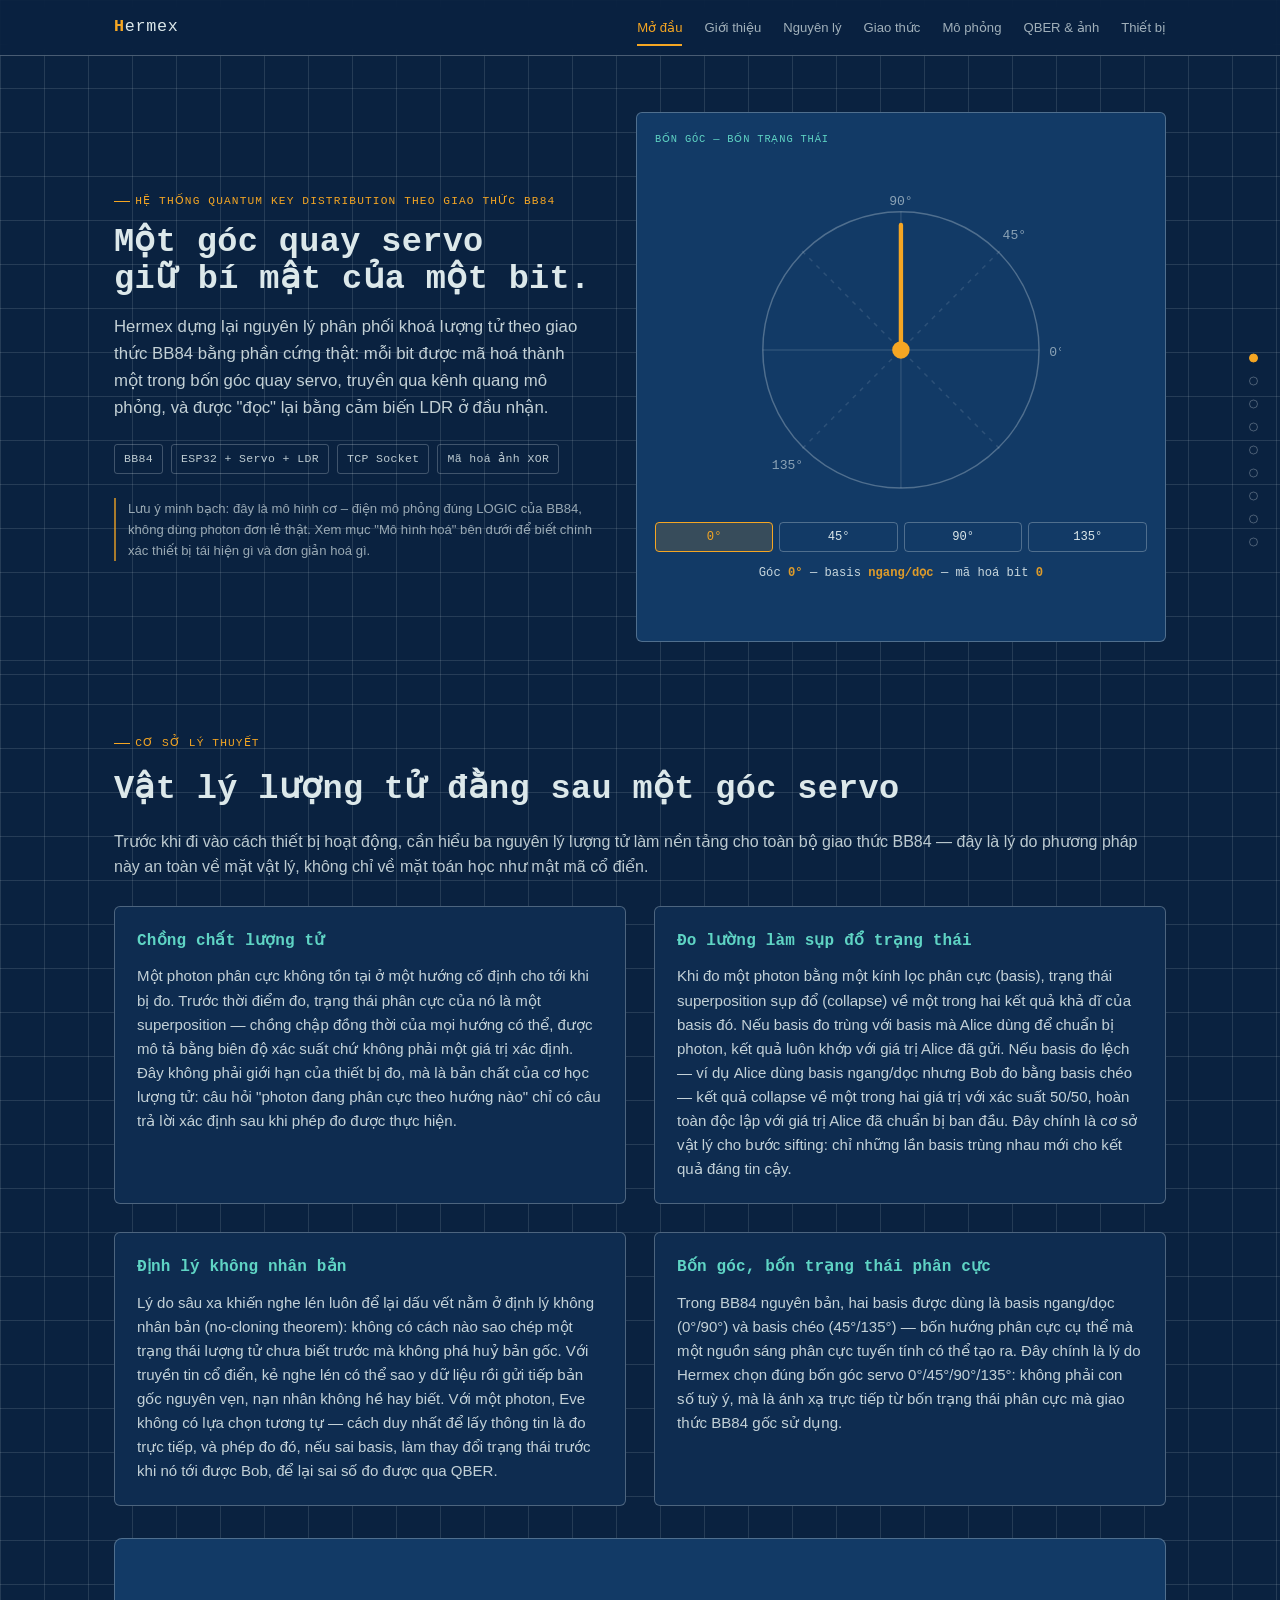
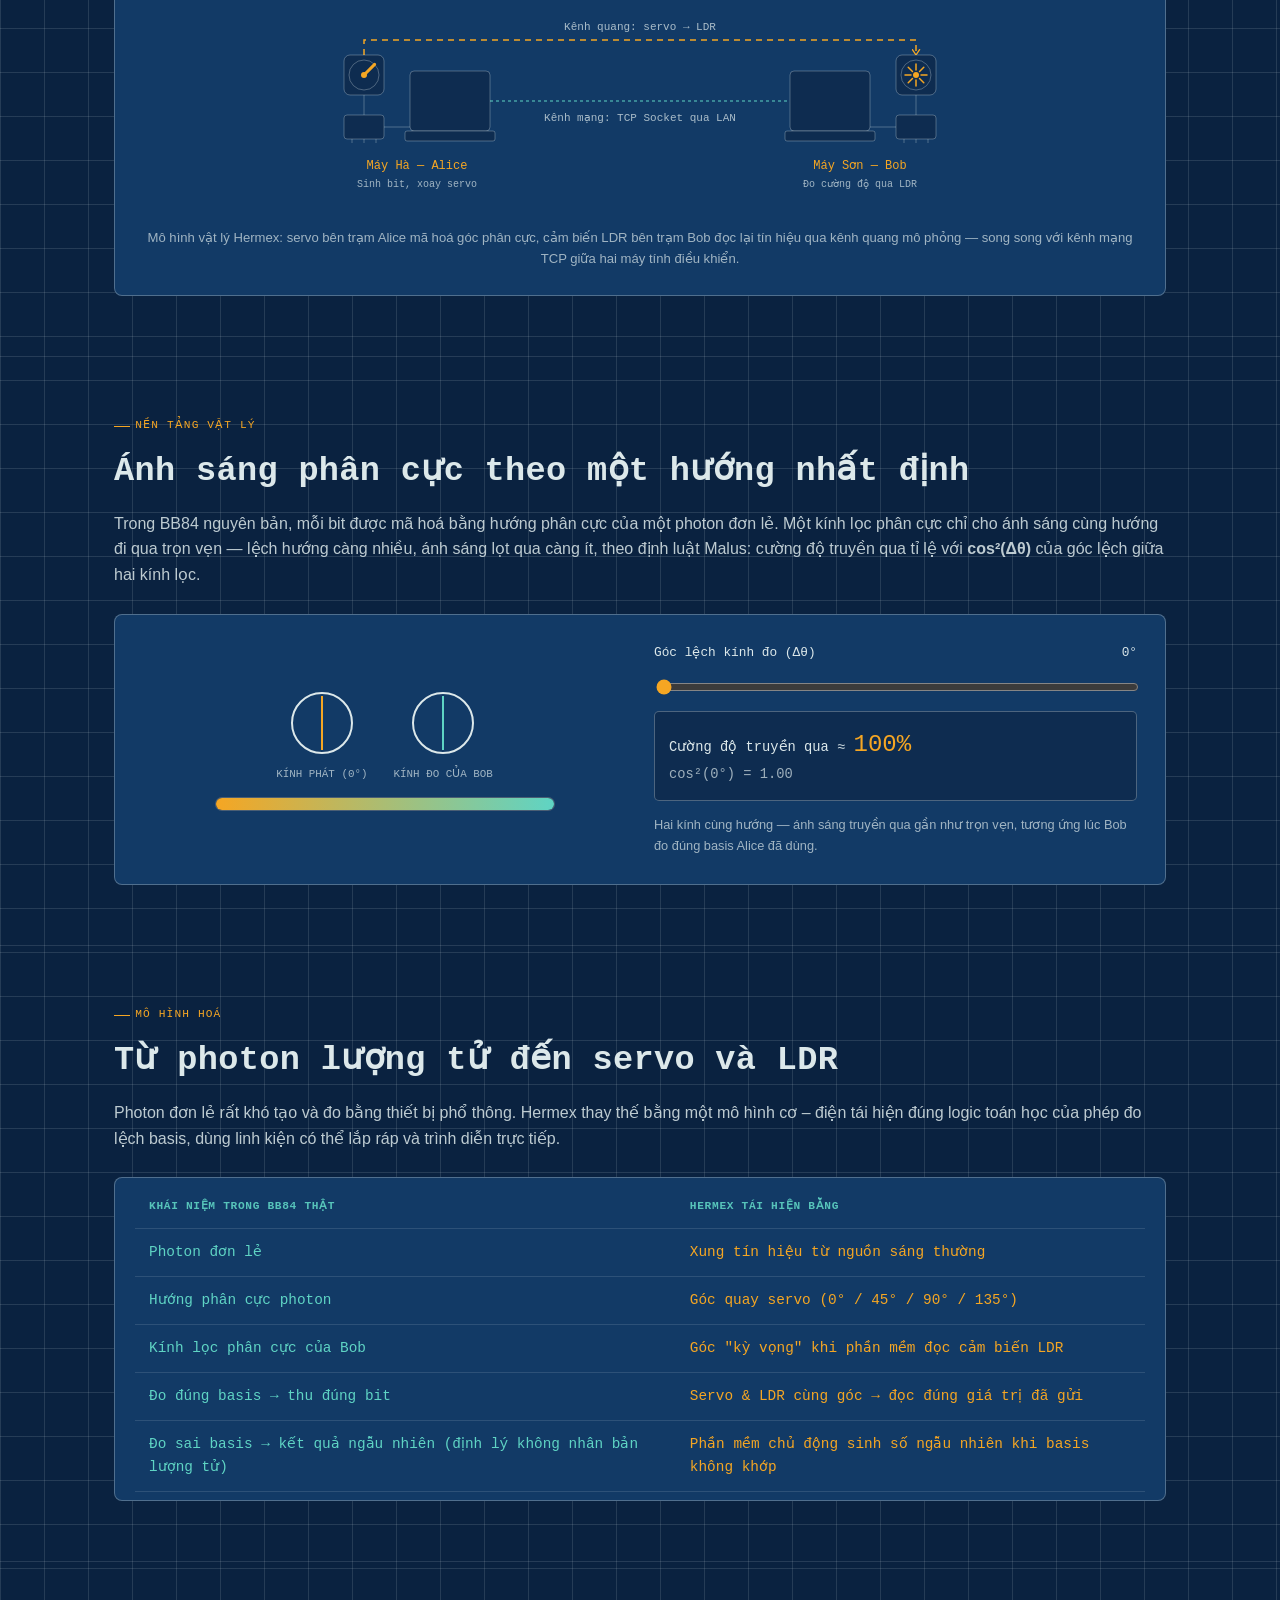
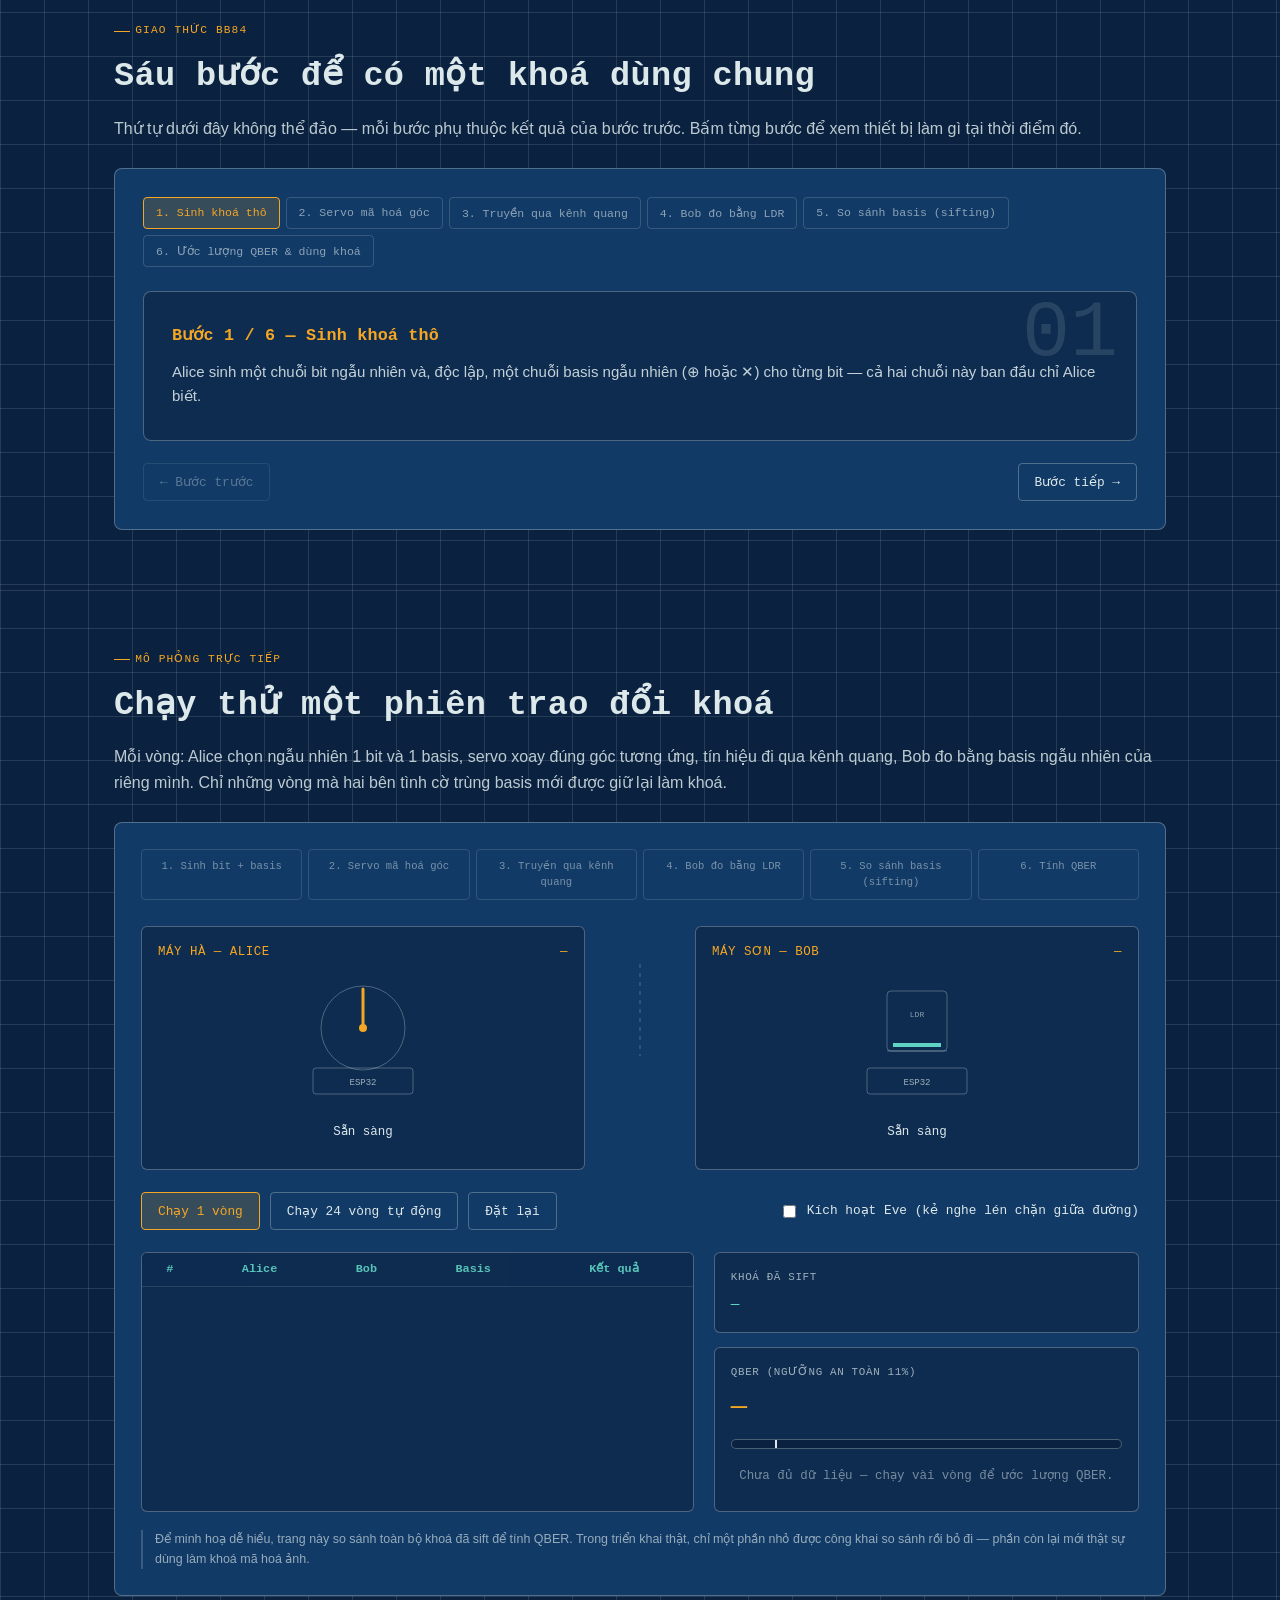
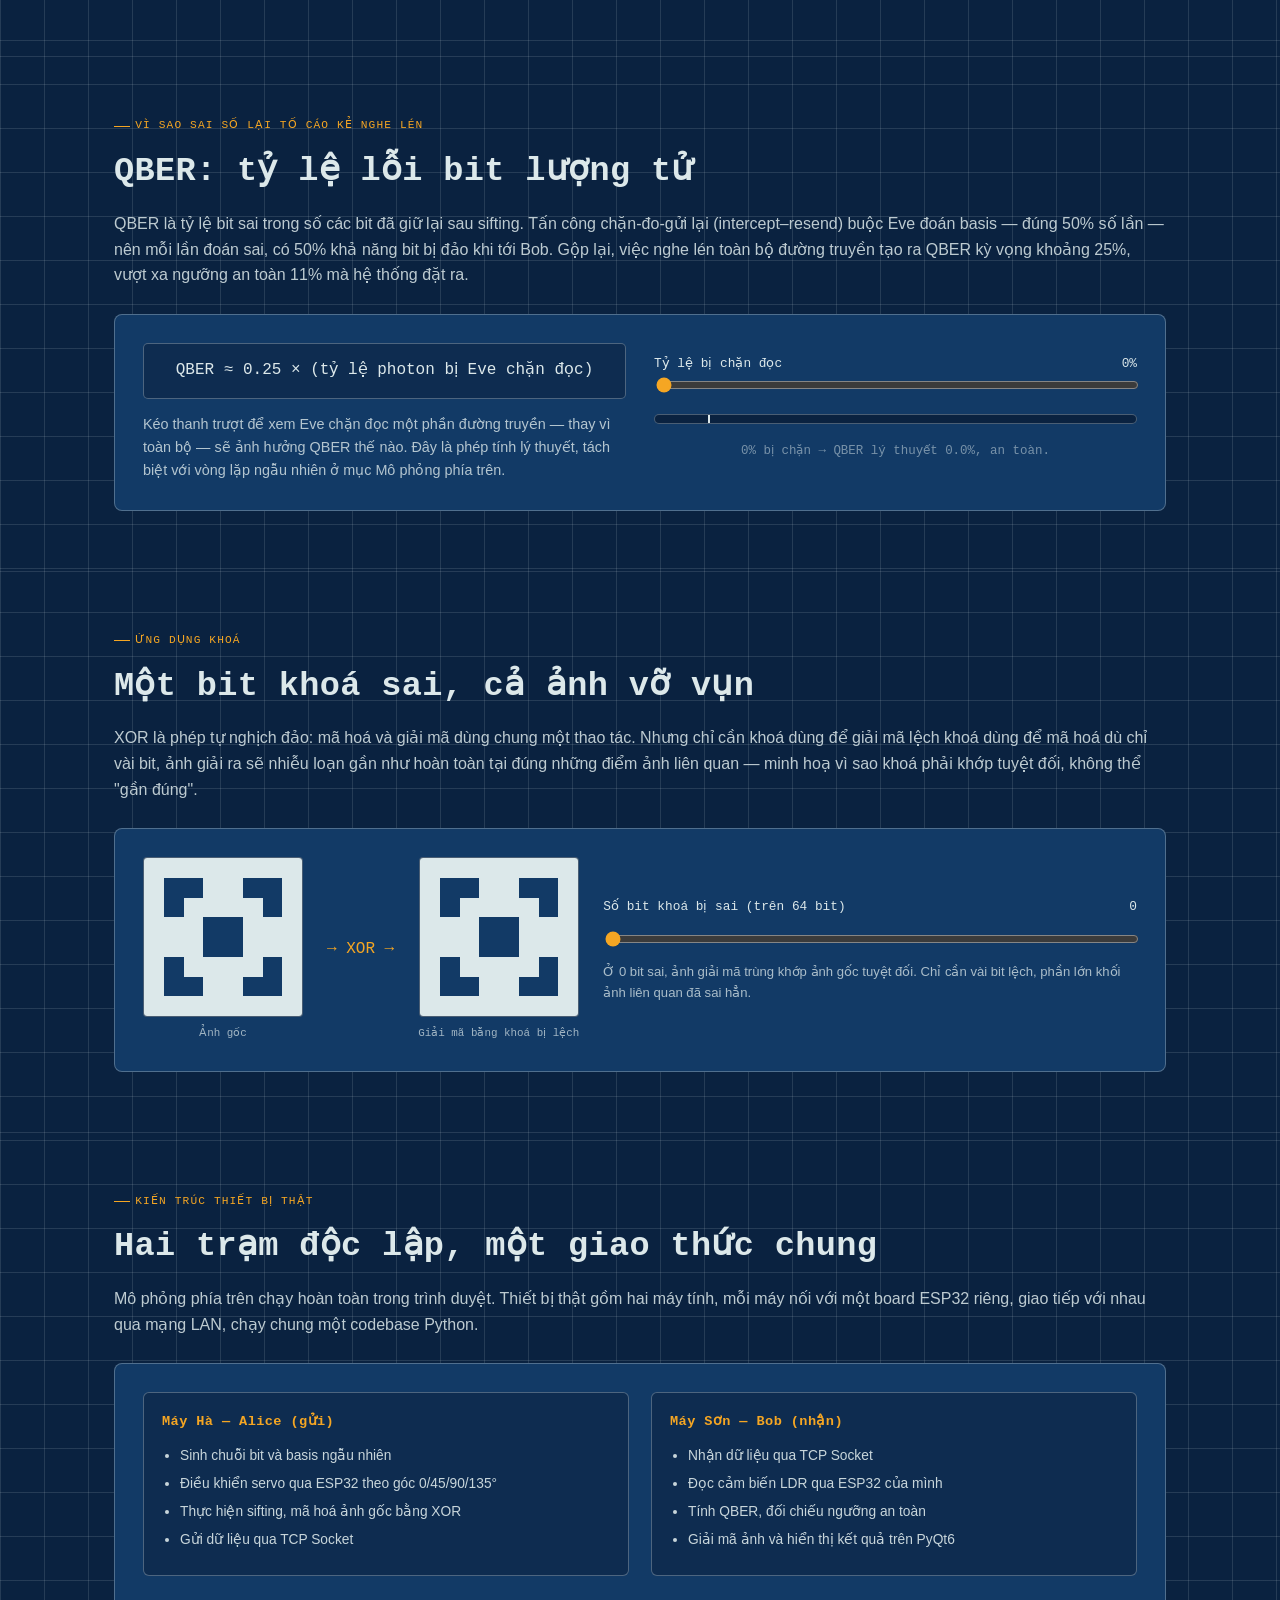
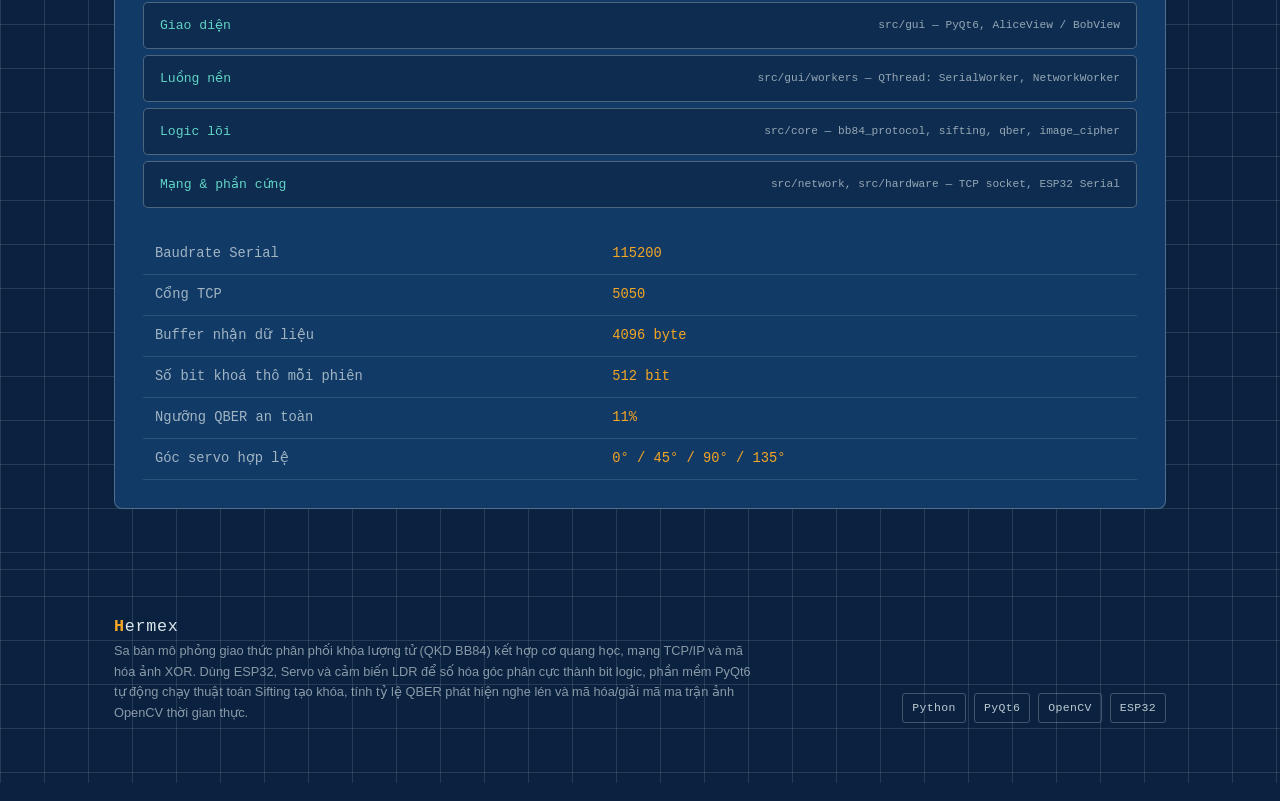
<file: web/index.html>
<!DOCTYPE html>
<html lang="vi">
<head>
<meta charset="UTF-8">
<meta name="viewport" content="width=device-width, initial-scale=1.0">
<title>Hermex — Nguyên lý hoạt động</title>
<link rel="icon" type="image/svg+xml" href="favicon.svg">
<script>
// Chay som nhat co the (truoc khi CSS duoc ap dung) de gan class ngay tu
// dau, tranh tinh trang trang hien kieu desktop roi mot nhip sau moi
// "nhay" sang kieu mobile.
//
// CHI dua vao User-Agent, KHONG dua vao do rong cua so hay kha nang cam
// ung: hai dau hieu do khong dang tin cay trong thuc te (mot cua so
// desktop bi thu nho van co the bao "man hinh hep", va nhieu trinh
// duyet desktop van khai bao co ho tro cham ke ca khi may khong co man
// hinh cam ung that). User-Agent la dau hieu on dinh nhat de phan biet
// dung dien thoai/tablet that voi may tinh.
(function () {
  "use strict";
  var ua = navigator.userAgent;
  var isPhoneUA = /Android.*Mobile|iPhone|iPod|Windows Phone|IEMobile/i.test(ua);
  var isTabletUA = /iPad|Tablet/i.test(ua) || (/Android/i.test(ua) && !/Mobile/i.test(ua));

  if (isPhoneUA || isTabletUA) {
    document.documentElement.classList.add("device-mobile");
  }
})();
</script>
<link rel="stylesheet" href="style.css">
</head>
<body>

<div class="progress" id="progressBar"></div>

<div class="topbar">
  <div class="topbar-inner wrap">
    <div class="word"><b>H</b>ermex</div>
    <nav class="topnav" id="topnav">
      <a href="#hero" data-sec="hero">Mở đầu</a>
      <a href="#intro" data-sec="intro">Giới thiệu</a>
      <a href="#physics" data-sec="physics">Nguyên lý</a>
      <a href="#protocol" data-sec="protocol">Giao thức</a>
      <a href="#sim" data-sec="sim">Mô phỏng</a>
      <a href="#qber" data-sec="qber">QBER &amp; ảnh</a>
      <a href="#arch" data-sec="arch">Thiết bị</a>
    </nav>
    <button class="burger" id="burger" aria-label="Mở menu">MENU</button>
  </div>
</div>

<nav class="dotnav" id="dotnav">
  <a href="#hero" data-sec="hero"><span>Mở đầu</span></a>
  <a href="#intro" data-sec="intro"><span>Giới thiệu</span></a>
  <a href="#physics" data-sec="physics"><span>Nguyên lý</span></a>
  <a href="#model" data-sec="model"><span>Mô hình hoá</span></a>
  <a href="#protocol" data-sec="protocol"><span>Giao thức</span></a>
  <a href="#sim" data-sec="sim"><span>Mô phỏng</span></a>
  <a href="#qber" data-sec="qber"><span>QBER</span></a>
  <a href="#image" data-sec="image"><span>Mã hoá ảnh</span></a>
  <a href="#arch" data-sec="arch"><span>Thiết bị</span></a>
</nav>

<header class="hero" id="hero">
  <div class="wrap hero-grid">
    <div class="reveal">
      <div class="eyebrow">Hệ thống Quantum Key Distribution theo giao thức BB84</div>
      <h1><span class="h1-line">Một góc quay servo</span><br><span class="h1-line">giữ bí mật của một bit.</span></h1>
      <p class="lead">Hermex dựng lại nguyên lý phân phối khoá lượng tử theo giao thức BB84 bằng phần cứng thật: mỗi bit được mã hoá thành một trong bốn góc quay servo, truyền qua kênh quang mô phỏng, và được &quot;đọc&quot; lại bằng cảm biến LDR ở đầu nhận.</p>
      <div class="hero-tags">
        <span class="tag">BB84</span>
        <span class="tag">ESP32 + Servo + LDR</span>
        <span class="tag">TCP Socket</span>
        <span class="tag">Mã hoá ảnh XOR</span>
      </div>
      <p class="honest-note">Lưu ý minh bạch: đây là mô hình cơ – điện mô phỏng đúng LOGIC của BB84, không dùng photon đơn lẻ thật. Xem mục &quot;Mô hình hoá&quot; bên dưới để biết chính xác thiết bị tái hiện gì và đơn giản hoá gì.</p>
    </div>

    <div class="dial-card reveal">
      <div class="cap">Bốn góc — bốn trạng thái</div>
      <div class="dial-wrap">
        <svg class="dial" viewBox="0 0 220 220" id="heroDial">
          <circle cx="110" cy="110" r="95" fill="none" stroke="var(--line-dim)" stroke-width="1"/>
          <line x1="110" y1="15" x2="110" y2="205" stroke="var(--line-faint)" stroke-width="1"/>
          <line x1="15" y1="110" x2="205" y2="110" stroke="var(--line-faint)" stroke-width="1"/>
          <line x1="42" y1="42" x2="178" y2="178" stroke="var(--line-faint)" stroke-width="1" stroke-dasharray="3 4"/>
          <line x1="178" y1="42" x2="42" y2="178" stroke="var(--line-faint)" stroke-width="1" stroke-dasharray="3 4"/>
          <text x="110" y="10" text-anchor="middle" font-family="var(--font-display)" font-size="9" fill="var(--line)" opacity="0.6">90°</text>
          <text x="212" y="114" text-anchor="start" font-family="var(--font-display)" font-size="9" fill="var(--line)" opacity="0.6">0°</text>
          <text x="188" y="34" text-anchor="middle" font-family="var(--font-display)" font-size="9" fill="var(--line)" opacity="0.6">45°</text>
          <text x="32" y="192" text-anchor="middle" font-family="var(--font-display)" font-size="9" fill="var(--line)" opacity="0.6">135°</text>
          <g id="needle" style="transform-origin:110px 110px;transition:transform .5s cubic-bezier(.34,1.4,.64,1);">
            <line x1="110" y1="110" x2="110" y2="24" stroke="var(--accent)" stroke-width="3" stroke-linecap="round"/>
            <circle cx="110" cy="110" r="6" fill="var(--accent)"/>
          </g>
        </svg>
        <div class="dial-btns">
          <button class="dial-btn active" data-angle="0">0°</button>
          <button class="dial-btn" data-angle="45">45°</button>
          <button class="dial-btn" data-angle="90">90°</button>
          <button class="dial-btn" data-angle="135">135°</button>
        </div>
        <div class="dial-readout" id="dialReadout"></div>
      </div>
    </div>
  </div>
</header>

<section id="intro">
  <div class="wrap">
    <div class="section-head reveal">
      <div class="eyebrow">Cơ sở lý thuyết</div>
      <h2>Vật lý lượng tử đằng sau một góc servo</h2>
      <p>Trước khi đi vào cách thiết bị hoạt động, cần hiểu ba nguyên lý lượng tử làm nền tảng cho toàn bộ giao thức BB84 — đây là lý do phương pháp này an toàn về mặt vật lý, không chỉ về mặt toán học như mật mã cổ điển.</p>
    </div>

    <div class="grid-2 reveal">
      <div class="card">
        <h3>Chồng chất lượng tử</h3>
        <p>Một photon phân cực không tồn tại ở một hướng cố định cho tới khi bị đo. Trước thời điểm đo, trạng thái phân cực của nó là một superposition — chồng chập đồng thời của mọi hướng có thể, được mô tả bằng biên độ xác suất chứ không phải một giá trị xác định. Đây không phải giới hạn của thiết bị đo, mà là bản chất của cơ học lượng tử: câu hỏi "photon đang phân cực theo hướng nào" chỉ có câu trả lời xác định sau khi phép đo được thực hiện.</p>
      </div>
      <div class="card">
        <h3>Đo lường làm sụp đổ trạng thái</h3>
        <p>Khi đo một photon bằng một kính lọc phân cực (basis), trạng thái superposition sụp đổ (collapse) về một trong hai kết quả khả dĩ của basis đó. Nếu basis đo trùng với basis mà Alice dùng để chuẩn bị photon, kết quả luôn khớp với giá trị Alice đã gửi. Nếu basis đo lệch — ví dụ Alice dùng basis ngang/dọc nhưng Bob đo bằng basis chéo — kết quả collapse về một trong hai giá trị với xác suất 50/50, hoàn toàn độc lập với giá trị Alice đã chuẩn bị ban đầu. Đây chính là cơ sở vật lý cho bước sifting: chỉ những lần basis trùng nhau mới cho kết quả đáng tin cậy.</p>
      </div>
      <div class="card">
        <h3>Định lý không nhân bản</h3>
        <p>Lý do sâu xa khiến nghe lén luôn để lại dấu vết nằm ở định lý không nhân bản (no-cloning theorem): không có cách nào sao chép một trạng thái lượng tử chưa biết trước mà không phá huỷ bản gốc. Với truyền tin cổ điển, kẻ nghe lén có thể sao y dữ liệu rồi gửi tiếp bản gốc nguyên vẹn, nạn nhân không hề hay biết. Với một photon, Eve không có lựa chọn tương tự — cách duy nhất để lấy thông tin là đo trực tiếp, và phép đo đó, nếu sai basis, làm thay đổi trạng thái trước khi nó tới được Bob, để lại sai số đo được qua QBER.</p>
      </div>
      <div class="card">
        <h3>Bốn góc, bốn trạng thái phân cực</h3>
        <p>Trong BB84 nguyên bản, hai basis được dùng là basis ngang/dọc (0°/90°) và basis chéo (45°/135°) — bốn hướng phân cực cụ thể mà một nguồn sáng phân cực tuyến tính có thể tạo ra. Đây chính là lý do Hermex chọn đúng bốn góc servo 0°/45°/90°/135°: không phải con số tuỳ ý, mà là ánh xạ trực tiếp từ bốn trạng thái phân cực mà giao thức BB84 gốc sử dụng.</p>
      </div>
    </div>

    <div class="model-figure reveal">
      <svg viewBox="0 0 680 246" width="100%" role="img" aria-label="Sơ đồ mô hình vật lý Hermex: trạm Alice với servo và trạm Bob với cảm biến LDR, nối qua kênh quang và kênh mạng TCP">
        <defs>
          <marker id="introArrow" viewBox="0 0 10 10" refX="8" refY="5" markerWidth="6" markerHeight="6" orient="auto-start-reverse">
            <path d="M2 1L8 5L2 9" fill="none" stroke="var(--accent)" stroke-width="1.5" stroke-linecap="round" stroke-linejoin="round"/>
          </marker>
        </defs>

        <text x="340" y="65" text-anchor="middle" font-family="var(--font-display)" font-size="11" fill="var(--line)" opacity="0.75">Kênh quang: servo → LDR</text>
        <path d="M64,90 L64,75 L616,75 L616,90" fill="none" stroke="var(--accent)" stroke-width="1.5" stroke-dasharray="6 5" marker-end="url(#introArrow)"/>

        <line x1="190" y1="136" x2="490" y2="136" stroke="var(--teal)" stroke-width="1" stroke-dasharray="3 3"/>
        <text x="340" y="156" text-anchor="middle" font-family="var(--font-display)" font-size="11" fill="var(--line)" opacity="0.75">Kênh mạng: TCP Socket qua LAN</text>

        <rect x="44" y="90" width="40" height="40" rx="6" fill="var(--bg-2)" stroke="var(--line-dim)" stroke-width="1"/>
        <circle cx="64" cy="110" r="15" fill="none" stroke="var(--line-dim)" stroke-width="1"/>
        <g transform="rotate(45 64 110)"><line x1="64" y1="110" x2="64" y2="95" stroke="var(--accent)" stroke-width="3" stroke-linecap="round"/></g>
        <circle cx="64" cy="110" r="3" fill="var(--accent)"/>
        <line x1="64" y1="130" x2="64" y2="150" stroke="var(--line-dim)" stroke-width="1"/>
        <rect x="44" y="150" width="40" height="24" rx="3" fill="var(--bg-2)" stroke="var(--line-dim)" stroke-width="1"/>
        <line x1="52" y1="174" x2="52" y2="178" stroke="var(--line-dim)" stroke-width="1"/>
        <line x1="64" y1="174" x2="64" y2="178" stroke="var(--line-dim)" stroke-width="1"/>
        <line x1="76" y1="174" x2="76" y2="178" stroke="var(--line-dim)" stroke-width="1"/>
        <line x1="84" y1="162" x2="110" y2="162" stroke="var(--line-dim)" stroke-width="1"/>
        <rect x="110" y="106" width="80" height="60" rx="4" fill="var(--bg-2)" stroke="var(--line-dim)" stroke-width="1"/>
        <rect x="105" y="166" width="90" height="10" rx="2" fill="var(--bg-2)" stroke="var(--line-dim)" stroke-width="1"/>
        <text x="117" y="204" text-anchor="middle" font-family="var(--font-display)" font-size="12" fill="var(--accent)">Máy Hà — Alice</text>
        <text x="117" y="222" text-anchor="middle" font-family="var(--font-display)" font-size="10" fill="var(--line)" opacity="0.7">Sinh bit, xoay servo</text>

        <rect x="596" y="90" width="40" height="40" rx="6" fill="var(--bg-2)" stroke="var(--line-dim)" stroke-width="1"/>
        <circle cx="616" cy="110" r="15" fill="none" stroke="var(--line-dim)" stroke-width="1"/>
        <g stroke="var(--accent)" stroke-width="1.5" stroke-linecap="round">
          <line x1="616" y1="99" x2="616" y2="105" transform="rotate(0 616 110)"/>
          <line x1="616" y1="99" x2="616" y2="105" transform="rotate(45 616 110)"/>
          <line x1="616" y1="99" x2="616" y2="105" transform="rotate(90 616 110)"/>
          <line x1="616" y1="99" x2="616" y2="105" transform="rotate(135 616 110)"/>
          <line x1="616" y1="99" x2="616" y2="105" transform="rotate(180 616 110)"/>
          <line x1="616" y1="99" x2="616" y2="105" transform="rotate(225 616 110)"/>
          <line x1="616" y1="99" x2="616" y2="105" transform="rotate(270 616 110)"/>
          <line x1="616" y1="99" x2="616" y2="105" transform="rotate(315 616 110)"/>
        </g>
        <circle cx="616" cy="110" r="3" fill="var(--accent)"/>
        <line x1="616" y1="130" x2="616" y2="150" stroke="var(--line-dim)" stroke-width="1"/>
        <rect x="596" y="150" width="40" height="24" rx="3" fill="var(--bg-2)" stroke="var(--line-dim)" stroke-width="1"/>
        <line x1="604" y1="174" x2="604" y2="178" stroke="var(--line-dim)" stroke-width="1"/>
        <line x1="616" y1="174" x2="616" y2="178" stroke="var(--line-dim)" stroke-width="1"/>
        <line x1="628" y1="174" x2="628" y2="178" stroke="var(--line-dim)" stroke-width="1"/>
        <line x1="596" y1="162" x2="570" y2="162" stroke="var(--line-dim)" stroke-width="1"/>
        <rect x="490" y="106" width="80" height="60" rx="4" fill="var(--bg-2)" stroke="var(--line-dim)" stroke-width="1"/>
        <rect x="485" y="166" width="90" height="10" rx="2" fill="var(--bg-2)" stroke="var(--line-dim)" stroke-width="1"/>
        <text x="560" y="204" text-anchor="middle" font-family="var(--font-display)" font-size="12" fill="var(--accent)">Máy Sơn — Bob</text>
        <text x="560" y="222" text-anchor="middle" font-family="var(--font-display)" font-size="10" fill="var(--line)" opacity="0.7">Đo cường độ qua LDR</text>
      </svg>
      <p class="figure-caption">Mô hình vật lý Hermex: servo bên trạm Alice mã hoá góc phân cực, cảm biến LDR bên trạm Bob đọc lại tín hiệu qua kênh quang mô phỏng — song song với kênh mạng TCP giữa hai máy tính điều khiển.</p>
    </div>
  </div>
</section>

<section id="physics">
  <div class="wrap">
    <div class="section-head reveal">
      <div class="eyebrow">Nền tảng vật lý</div>
      <h2>Ánh sáng phân cực theo một hướng nhất định</h2>
      <p>Trong BB84 nguyên bản, mỗi bit được mã hoá bằng hướng phân cực của một photon đơn lẻ. Một kính lọc phân cực chỉ cho ánh sáng cùng hướng đi qua trọn vẹn — lệch hướng càng nhiều, ánh sáng lọt qua càng ít, theo định luật Malus: cường độ truyền qua tỉ lệ với <b>cos²(Δθ)</b> của góc lệch giữa hai kính lọc.</p>
    </div>

    <div class="malus reveal">
      <div class="malus-visual">
        <div class="filters">
          <div class="filter">
            <svg width="70" height="70" viewBox="0 0 70 70"><circle cx="35" cy="35" r="30" fill="none" stroke="var(--line)" stroke-width="2"/><line x1="35" y1="8" x2="35" y2="62" stroke="var(--accent)" stroke-width="2"/></svg>
            <span>KÍNH PHÁT (0°)</span>
          </div>
          <div class="filter">
            <svg width="70" height="70" viewBox="0 0 70 70" id="filter2svg"><circle cx="35" cy="35" r="30" fill="none" stroke="var(--line)" stroke-width="2"/><line id="filter2line" x1="35" y1="8" x2="35" y2="62" stroke="var(--teal)" stroke-width="2" style="transform-origin:35px 35px;"/></svg>
            <span>KÍNH ĐO CỦA BOB</span>
          </div>
        </div>
        <div class="beam-track"><div class="beam-fill" id="beamFill"></div></div>
      </div>

      <div class="malus-controls">
        <label>Góc lệch kính đo (Δθ) <span id="malusAngleLabel">0°</span></label>
        <input type="range" id="malusSlider" min="0" max="180" value="0" step="1">
        <div class="malus-readout">
          Cường độ truyền qua ≈ <span class="big" id="malusIntensity">100%</span><br>
          <span style="opacity:.7">cos²(0°) = 1.00</span>
        </div>
        <div class="malus-callout" id="malusCallout">Hai kính cùng hướng — ánh sáng truyền qua gần như trọn vẹn, tương ứng lúc Bob đo đúng basis Alice đã dùng.</div>
      </div>
    </div>
  </div>
</section>

<section id="model">
  <div class="wrap">
    <div class="section-head reveal">
      <div class="eyebrow">Mô hình hoá</div>
      <h2>Từ photon lượng tử đến servo và LDR</h2>
      <p>Photon đơn lẻ rất khó tạo và đo bằng thiết bị phổ thông. Hermex thay thế bằng một mô hình cơ – điện tái hiện đúng logic toán học của phép đo lệch basis, dùng linh kiện có thể lắp ráp và trình diễn trực tiếp.</p>
    </div>
    <div class="maptable-wrap reveal">
      <table class="maptable">
        <thead><tr><th>Khái niệm trong BB84 thật</th><th>Hermex tái hiện bằng</th></tr></thead>
        <tbody>
          <tr><td class="real">Photon đơn lẻ</td><td class="model">Xung tín hiệu từ nguồn sáng thường</td></tr>
          <tr><td class="real">Hướng phân cực photon</td><td class="model">Góc quay servo (0° / 45° / 90° / 135°)</td></tr>
          <tr><td class="real">Kính lọc phân cực của Bob</td><td class="model">Góc &quot;kỳ vọng&quot; khi phần mềm đọc cảm biến LDR</td></tr>
          <tr><td class="real">Đo đúng basis → thu đúng bit</td><td class="model">Servo & LDR cùng góc → đọc đúng giá trị đã gửi</td></tr>
          <tr><td class="real">Đo sai basis → kết quả ngẫu nhiên (định lý không nhân bản lượng tử)</td><td class="model">Phần mềm chủ động sinh số ngẫu nhiên khi basis không khớp</td></tr>
        </tbody>
      </table>
    </div>
  </div>
</section>

<section id="protocol">
  <div class="wrap">
    <div class="section-head reveal">
      <div class="eyebrow">Giao thức BB84</div>
      <h2>Sáu bước để có một khoá dùng chung</h2>
      <p>Thứ tự dưới đây không thể đảo — mỗi bước phụ thuộc kết quả của bước trước. Bấm từng bước để xem thiết bị làm gì tại thời điểm đó.</p>
    </div>
    <div class="stepper reveal">
      <div class="step-tabs" id="stepTabs"></div>
      <div class="step-panel">
        <span class="num-bg" id="stepNumBg">1</span>
        <h4 id="stepTitle"></h4>
        <p id="stepDesc"></p>
      </div>
      <div class="step-nav">
        <button class="btn secondary" id="stepPrev">← Bước trước</button>
        <button class="btn secondary" id="stepNext">Bước tiếp →</button>
      </div>
    </div>
  </div>
</section>

<section id="sim">
  <div class="wrap">
    <div class="section-head reveal">
      <div class="eyebrow">Mô phỏng trực tiếp</div>
      <h2>Chạy thử một phiên trao đổi khoá</h2>
      <p>Mỗi vòng: Alice chọn ngẫu nhiên 1 bit và 1 basis, servo xoay đúng góc tương ứng, tín hiệu đi qua kênh quang, Bob đo bằng basis ngẫu nhiên của riêng mình. Chỉ những vòng mà hai bên tình cờ trùng basis mới được giữ lại làm khoá.</p>
    </div>

    <div class="sim reveal">
      <div class="sim-rail">
        <div class="rail-step" data-step="0">1. Sinh bit + basis</div>
        <div class="rail-step" data-step="1">2. Servo mã hoá góc</div>
        <div class="rail-step" data-step="2">3. Truyền qua kênh quang</div>
        <div class="rail-step" data-step="3">4. Bob đo bằng LDR</div>
        <div class="rail-step" data-step="4">5. So sánh basis (sifting)</div>
        <div class="rail-step" data-step="5">6. Tính QBER</div>
      </div>

      <div class="stations">
        <div class="station">
          <div class="label"><span>MÁY HÀ — ALICE</span><span id="aliceTag">—</span></div>
          <svg viewBox="0 0 140 140" width="140" height="140">
            <rect x="20" y="95" width="100" height="26" rx="3" fill="none" stroke="var(--line-dim)"/>
            <text x="70" y="112" text-anchor="middle" font-family="var(--font-display)" font-size="9" fill="var(--line)" opacity=".7">ESP32</text>
            <circle cx="70" cy="55" r="42" fill="none" stroke="var(--line-dim)"/>
            <g id="aliceNeedle" style="transform-origin:70px 55px;transition:transform .5s cubic-bezier(.34,1.4,.64,1);">
              <line x1="70" y1="55" x2="70" y2="16" stroke="var(--accent)" stroke-width="3" stroke-linecap="round"/>
            </g>
            <circle cx="70" cy="55" r="4" fill="var(--accent)"/>
          </svg>
          <div class="readout" id="aliceReadout">Sẵn sàng</div>
        </div>

        <div class="channel">
          <svg viewBox="0 0 40 100" height="100">
            <line x1="20" y1="4" x2="20" y2="96" stroke="var(--line-dim)" stroke-width="1" stroke-dasharray="4 5"/>
            <circle id="photon" cx="20" cy="4" r="5" fill="var(--accent)" opacity="0"/>
          </svg>
          <span class="eve-badge" id="eveBadge">EVE ⏺</span>
        </div>

        <div class="station">
          <div class="label"><span>MÁY SƠN — BOB</span><span id="bobTag">—</span></div>
          <svg viewBox="0 0 140 140" width="140" height="140">
            <rect x="20" y="95" width="100" height="26" rx="3" fill="none" stroke="var(--line-dim)"/>
            <text x="70" y="112" text-anchor="middle" font-family="var(--font-display)" font-size="9" fill="var(--line)" opacity=".7">ESP32</text>
            <rect x="40" y="18" width="60" height="60" rx="4" fill="none" stroke="var(--line-dim)"/>
            <text x="70" y="44" text-anchor="middle" font-family="var(--font-display)" font-size="8" fill="var(--line)" opacity=".6">LDR</text>
            <rect id="ldrFill" x="46" y="70" width="48" height="4" fill="var(--teal)"/>
            <line x1="40" y1="78" x2="100" y2="78" stroke="var(--line-dim)"/>
          </svg>
          <div class="readout" id="bobReadout">Sẵn sàng</div>
        </div>
      </div>

      <div class="sim-controls">
        <button class="btn" id="stepBtn">Chạy 1 vòng</button>
        <button class="btn secondary" id="autoBtn">Chạy 24 vòng tự động</button>
        <button class="btn secondary" id="resetBtn">Đặt lại</button>
        <label class="toggle"><input type="checkbox" id="eveToggle"> Kích hoạt Eve (kẻ nghe lén chặn giữa đường)</label>
      </div>

      <div class="sim-data">
        <div class="log">
          <table>
            <thead><tr><th>#</th><th>Alice</th><th>Bob</th><th>Basis</th><th>Kết quả</th></tr></thead>
            <tbody id="logBody"></tbody>
          </table>
        </div>
        <div class="metrics">
          <div class="metric">
            <div class="m-label">Khoá đã sift</div>
            <div class="keybits" id="keyBits">—</div>
          </div>
          <div class="metric">
            <div class="m-label">QBER (ngưỡng an toàn 11%)</div>
            <div class="m-value" id="qberValue">—</div>
            <div class="qber-bar"><div class="qber-thresh"></div><div class="qber-fill" id="qberFill"></div></div>
            <div class="verdict idle" id="verdict">Chưa đủ dữ liệu — chạy vài vòng để ước lượng QBER.</div>
          </div>
        </div>
      </div>
      <p class="note">Để minh hoạ dễ hiểu, trang này so sánh toàn bộ khoá đã sift để tính QBER. Trong triển khai thật, chỉ một phần nhỏ được công khai so sánh rồi bỏ đi — phần còn lại mới thật sự dùng làm khoá mã hoá ảnh.</p>

      <div class="imgdemo" id="imgDemo" style="display:none;">
        <div class="cell"><canvas id="imgOrig" width="64" height="64"></canvas><span>Ảnh gốc</span></div>
        <div class="arrow">XOR →</div>
        <div class="cell"><canvas id="imgEnc" width="64" height="64"></canvas><span>Đã mã hoá</span></div>
        <div class="arrow">XOR →</div>
        <div class="cell"><canvas id="imgDec" width="64" height="64"></canvas><span>Giải mã bằng khoá vừa sift</span></div>
      </div>
    </div>
  </div>
</section>

<section id="qber">
  <div class="wrap">
    <div class="section-head reveal">
      <div class="eyebrow">Vì sao sai số lại tố cáo kẻ nghe lén</div>
      <h2>QBER: tỷ lệ lỗi bit lượng tử</h2>
      <p>QBER là tỷ lệ bit sai trong số các bit đã giữ lại sau sifting. Tấn công chặn-đo-gửi lại (intercept–resend) buộc Eve đoán basis — đúng 50% số lần — nên mỗi lần đoán sai, có 50% khả năng bit bị đảo khi tới Bob. Gộp lại, việc nghe lén toàn bộ đường truyền tạo ra QBER kỳ vọng khoảng 25%, vượt xa ngưỡng an toàn 11% mà hệ thống đặt ra.</p>
    </div>
    <div class="qbercalc reveal">
      <div>
        <div class="formula">QBER ≈ 0.25 × (tỷ lệ photon bị Eve chặn đọc)</div>
        <p style="margin-top:14px;font-size:.9rem;opacity:.8;">Kéo thanh trượt để xem Eve chặn đọc một phần đường truyền — thay vì toàn bộ — sẽ ảnh hưởng QBER thế nào. Đây là phép tính lý thuyết, tách biệt với vòng lặp ngẫu nhiên ở mục Mô phỏng phía trên.</p>
      </div>
      <div>
        <label style="font-family:var(--font-display);font-size:.8rem;display:flex;justify-content:space-between;">Tỷ lệ bị chặn đọc <span id="interceptLabel">0%</span></label>
        <input type="range" id="interceptSlider" min="0" max="100" value="0" step="1">
        <div class="qber-bar" style="margin-top:14px;"><div class="qber-thresh"></div><div class="qber-fill" id="analyticQberFill"></div></div>
        <div class="verdict idle" id="analyticVerdict">0% bị chặn → QBER lý thuyết 0%, an toàn.</div>
      </div>
    </div>
  </div>
</section>

<section id="image">
  <div class="wrap">
    <div class="section-head reveal">
      <div class="eyebrow">Ứng dụng khoá</div>
      <h2>Một bit khoá sai, cả ảnh vỡ vụn</h2>
      <p>XOR là phép tự nghịch đảo: mã hoá và giải mã dùng chung một thao tác. Nhưng chỉ cần khoá dùng để giải mã lệch khoá dùng để mã hoá dù chỉ vài bit, ảnh giải ra sẽ nhiễu loạn gần như hoàn toàn tại đúng những điểm ảnh liên quan — minh hoạ vì sao khoá phải khớp tuyệt đối, không thể &quot;gần đúng&quot;.</p>
    </div>
    <div class="xorcalc reveal">
      <div class="row">
        <div class="cell" style="display:flex;flex-direction:column;align-items:center;gap:8px;">
          <canvas id="xorOrig" width="64" height="64"></canvas>
          <span style="font-family:var(--font-display);font-size:.68rem;opacity:.7;">Ảnh gốc</span>
        </div>
        <div style="font-family:var(--font-display);color:var(--accent);">→ XOR →</div>
        <div class="cell" style="display:flex;flex-direction:column;align-items:center;gap:8px;">
          <canvas id="xorResult" width="64" height="64"></canvas>
          <span style="font-family:var(--font-display);font-size:.68rem;opacity:.7;">Giải mã bằng khoá bị lệch</span>
        </div>
        <div class="xorcalc-controls">
          <label style="font-family:var(--font-display);font-size:.8rem;display:flex;justify-content:space-between;">Số bit khoá bị sai (trên 64 bit) <span id="wrongBitsLabel">0</span></label>
          <input type="range" id="wrongBitsSlider" min="0" max="64" value="0" step="1">
          <p style="font-size:.82rem;opacity:.75;">Ở 0 bit sai, ảnh giải mã trùng khớp ảnh gốc tuyệt đối. Chỉ cần vài bit lệch, phần lớn khối ảnh liên quan đã sai hẳn.</p>
        </div>
      </div>
    </div>
  </div>
</section>

<section id="arch">
  <div class="wrap">
    <div class="section-head reveal">
      <div class="eyebrow">Kiến trúc thiết bị thật</div>
      <h2>Hai trạm độc lập, một giao thức chung</h2>
      <p>Mô phỏng phía trên chạy hoàn toàn trong trình duyệt. Thiết bị thật gồm hai máy tính, mỗi máy nối với một board ESP32 riêng, giao tiếp với nhau qua mạng LAN, chạy chung một codebase Python.</p>
    </div>
    <div class="arch reveal">
      <div class="arch-grid">
        <div class="arch-box">
          <h4>Máy Hà — Alice (gửi)</h4>
          <ul>
            <li>Sinh chuỗi bit và basis ngẫu nhiên</li>
            <li>Điều khiển servo qua ESP32 theo góc 0/45/90/135°</li>
            <li>Thực hiện sifting, mã hoá ảnh gốc bằng XOR</li>
            <li>Gửi dữ liệu qua TCP Socket</li>
          </ul>
        </div>
        <div class="arch-box">
          <h4>Máy Sơn — Bob (nhận)</h4>
          <ul>
            <li>Nhận dữ liệu qua TCP Socket</li>
            <li>Đọc cảm biến LDR qua ESP32 của mình</li>
            <li>Tính QBER, đối chiếu ngưỡng an toàn</li>
            <li>Giải mã ảnh và hiển thị kết quả trên PyQt6</li>
          </ul>
        </div>
      </div>

      <div class="layers">
        <div class="layer"><span class="lname">Giao diện</span><span class="lmods">src/gui — PyQt6, AliceView / BobView</span></div>
        <div class="layer"><span class="lname">Luồng nền</span><span class="lmods">src/gui/workers — QThread: SerialWorker, NetworkWorker</span></div>
        <div class="layer"><span class="lname">Logic lõi</span><span class="lmods">src/core — bb84_protocol, sifting, qber, image_cipher</span></div>
        <div class="layer"><span class="lname">Mạng & phần cứng</span><span class="lmods">src/network, src/hardware — TCP socket, ESP32 Serial</span></div>
      </div>

      <table class="spec-table">
        <tr><td>Baudrate Serial</td><td>115200</td></tr>
        <tr><td>Cổng TCP</td><td>5050</td></tr>
        <tr><td>Buffer nhận dữ liệu</td><td>4096 byte</td></tr>
        <tr><td>Số bit khoá thô mỗi phiên</td><td>512 bit</td></tr>
        <tr><td>Ngưỡng QBER an toàn</td><td>11%</td></tr>
        <tr><td>Góc servo hợp lệ</td><td>0° / 45° / 90° / 135°</td></tr>
      </table>
    </div>
  </div>
</section>

<footer>
  <div class="wrap foot-grid">
    <div>
      <div class="word"><b>H</b>ermex</div>
      <p>Sa bàn mô phỏng giao thức phân phối khóa lượng tử (QKD BB84) kết hợp cơ quang học, mạng TCP/IP và mã hóa ảnh XOR. Dùng ESP32, Servo và cảm biến LDR để số hóa góc phân cực thành bit logic, phần mềm PyQt6 tự động chạy thuật toán Sifting tạo khóa, tính tỷ lệ QBER phát hiện nghe lén và mã hóa/giải mã ma trận ảnh OpenCV thời gian thực.</p>
    </div>
    <div class="stack">
      <span class="tag">Python</span><span class="tag">PyQt6</span><span class="tag">OpenCV</span><span class="tag">ESP32</span>
    </div>
  </div>
</footer>

<script src="script.js"></script>
</body>
</html>
</file>
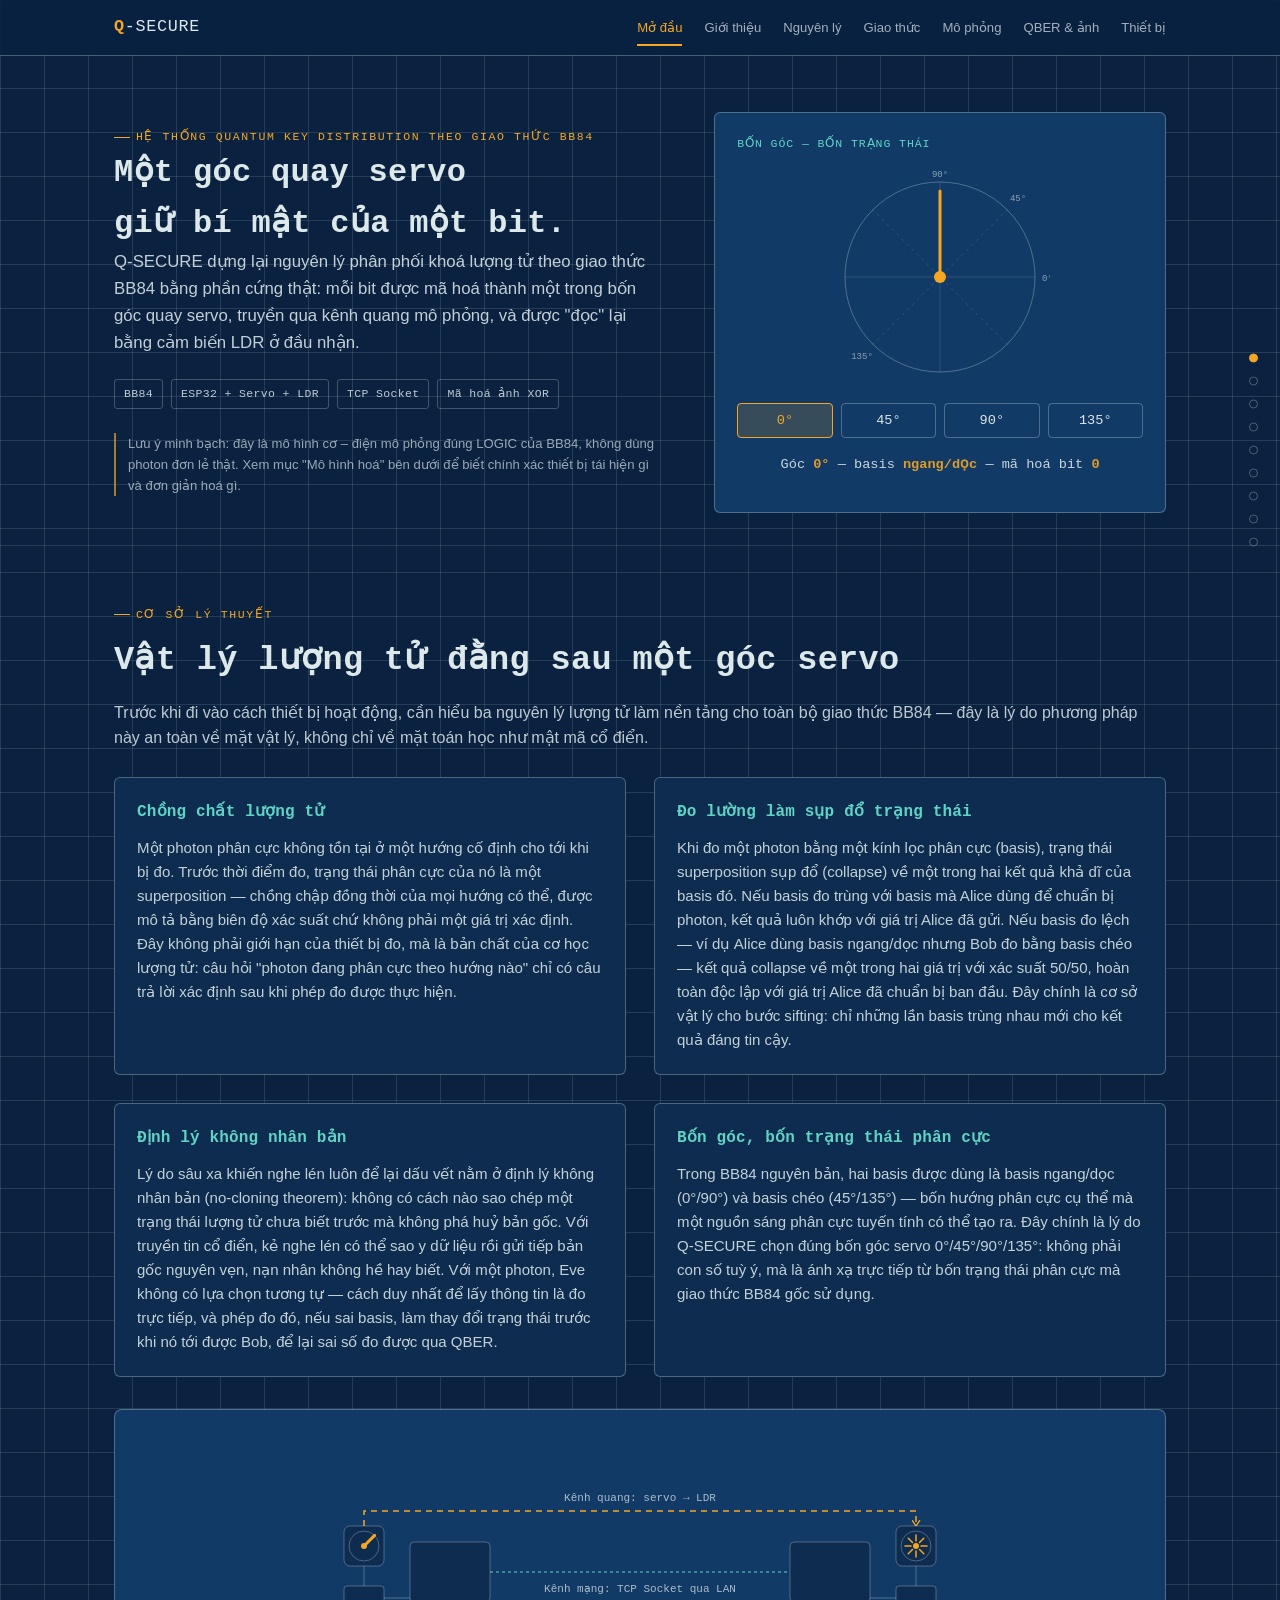
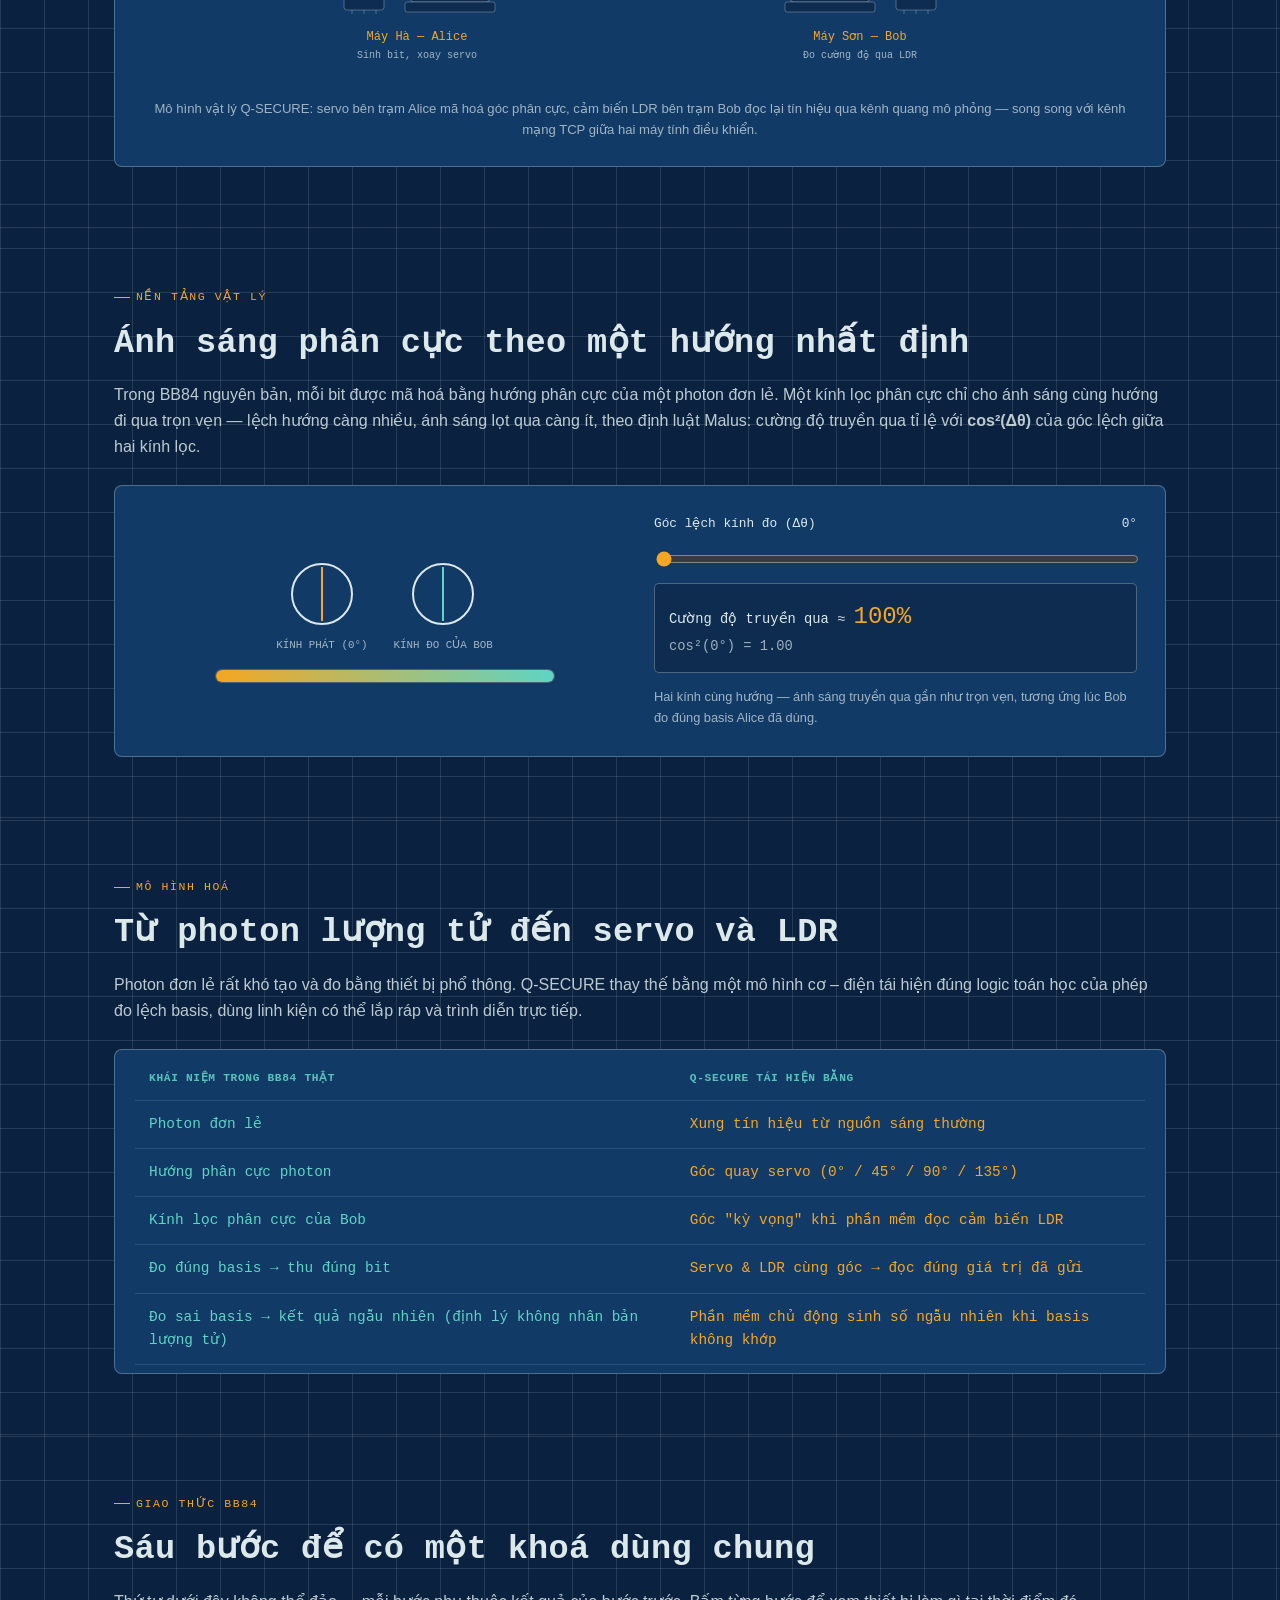
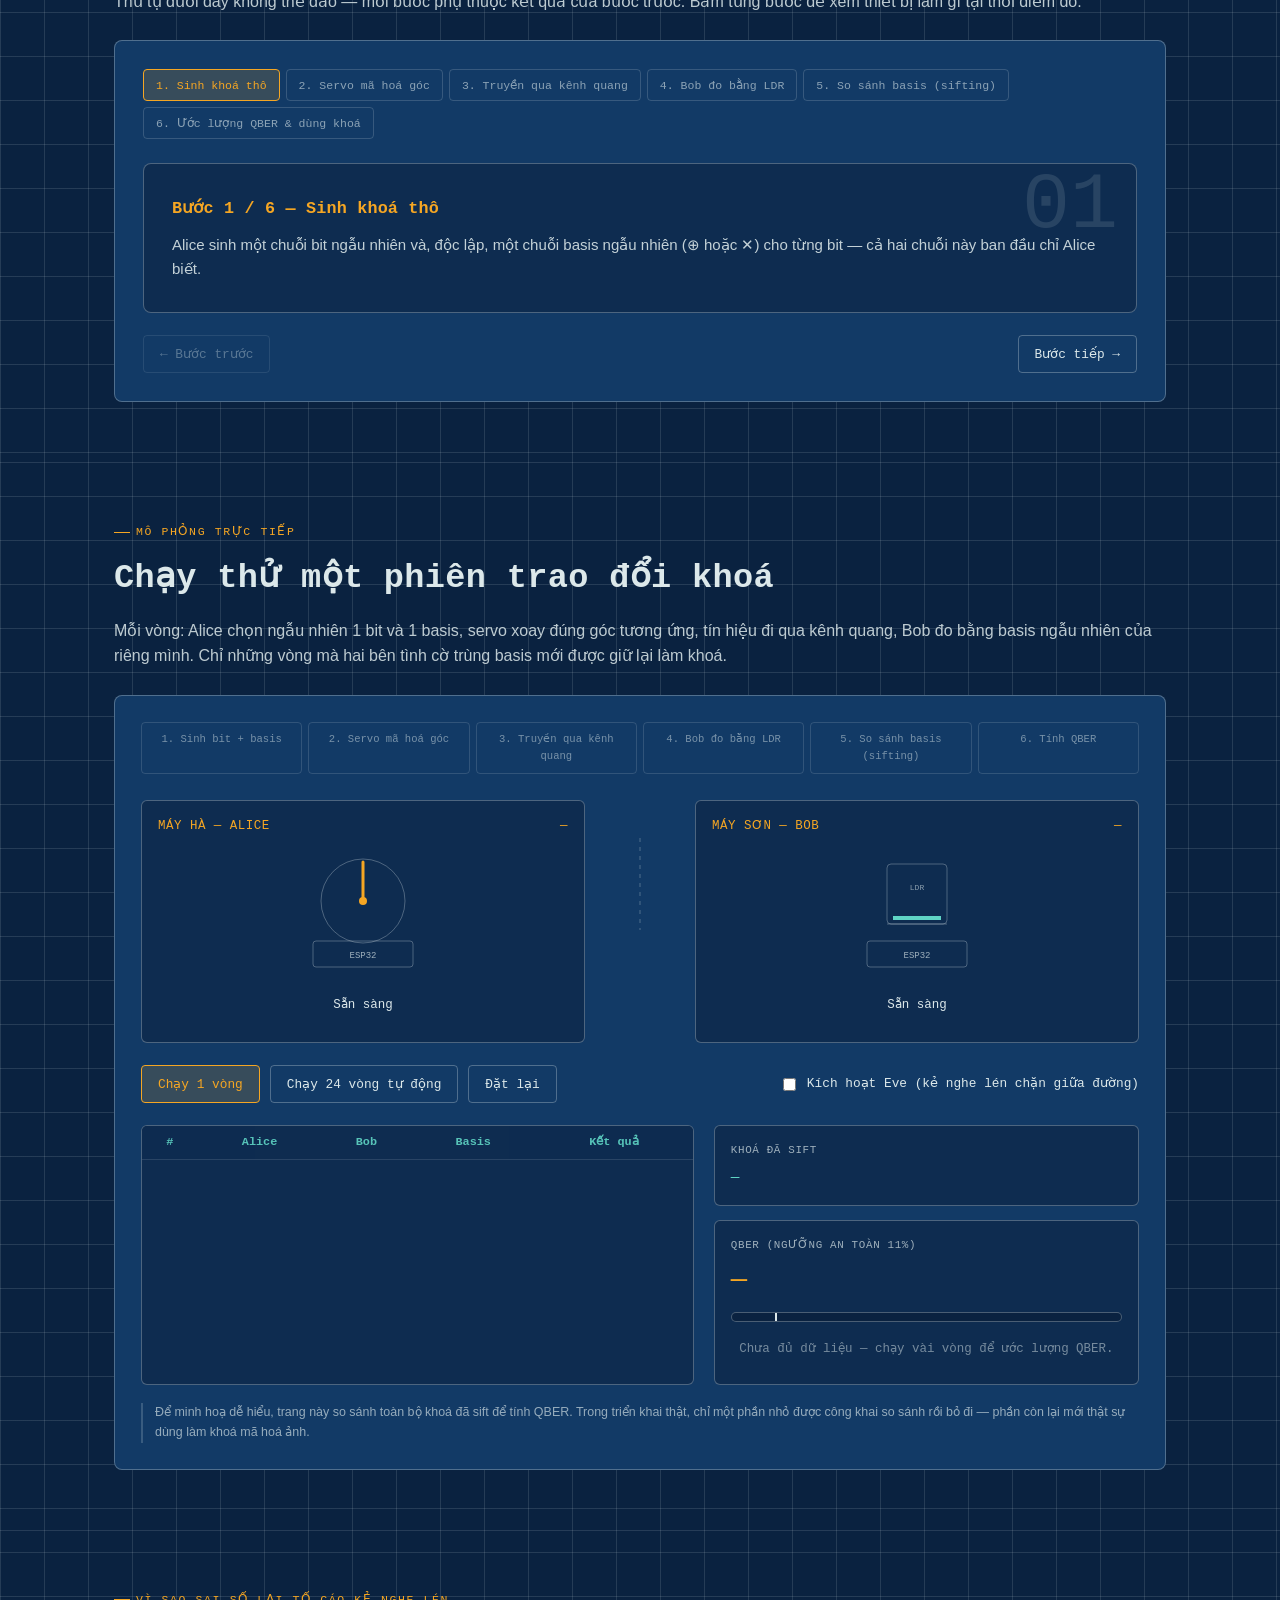
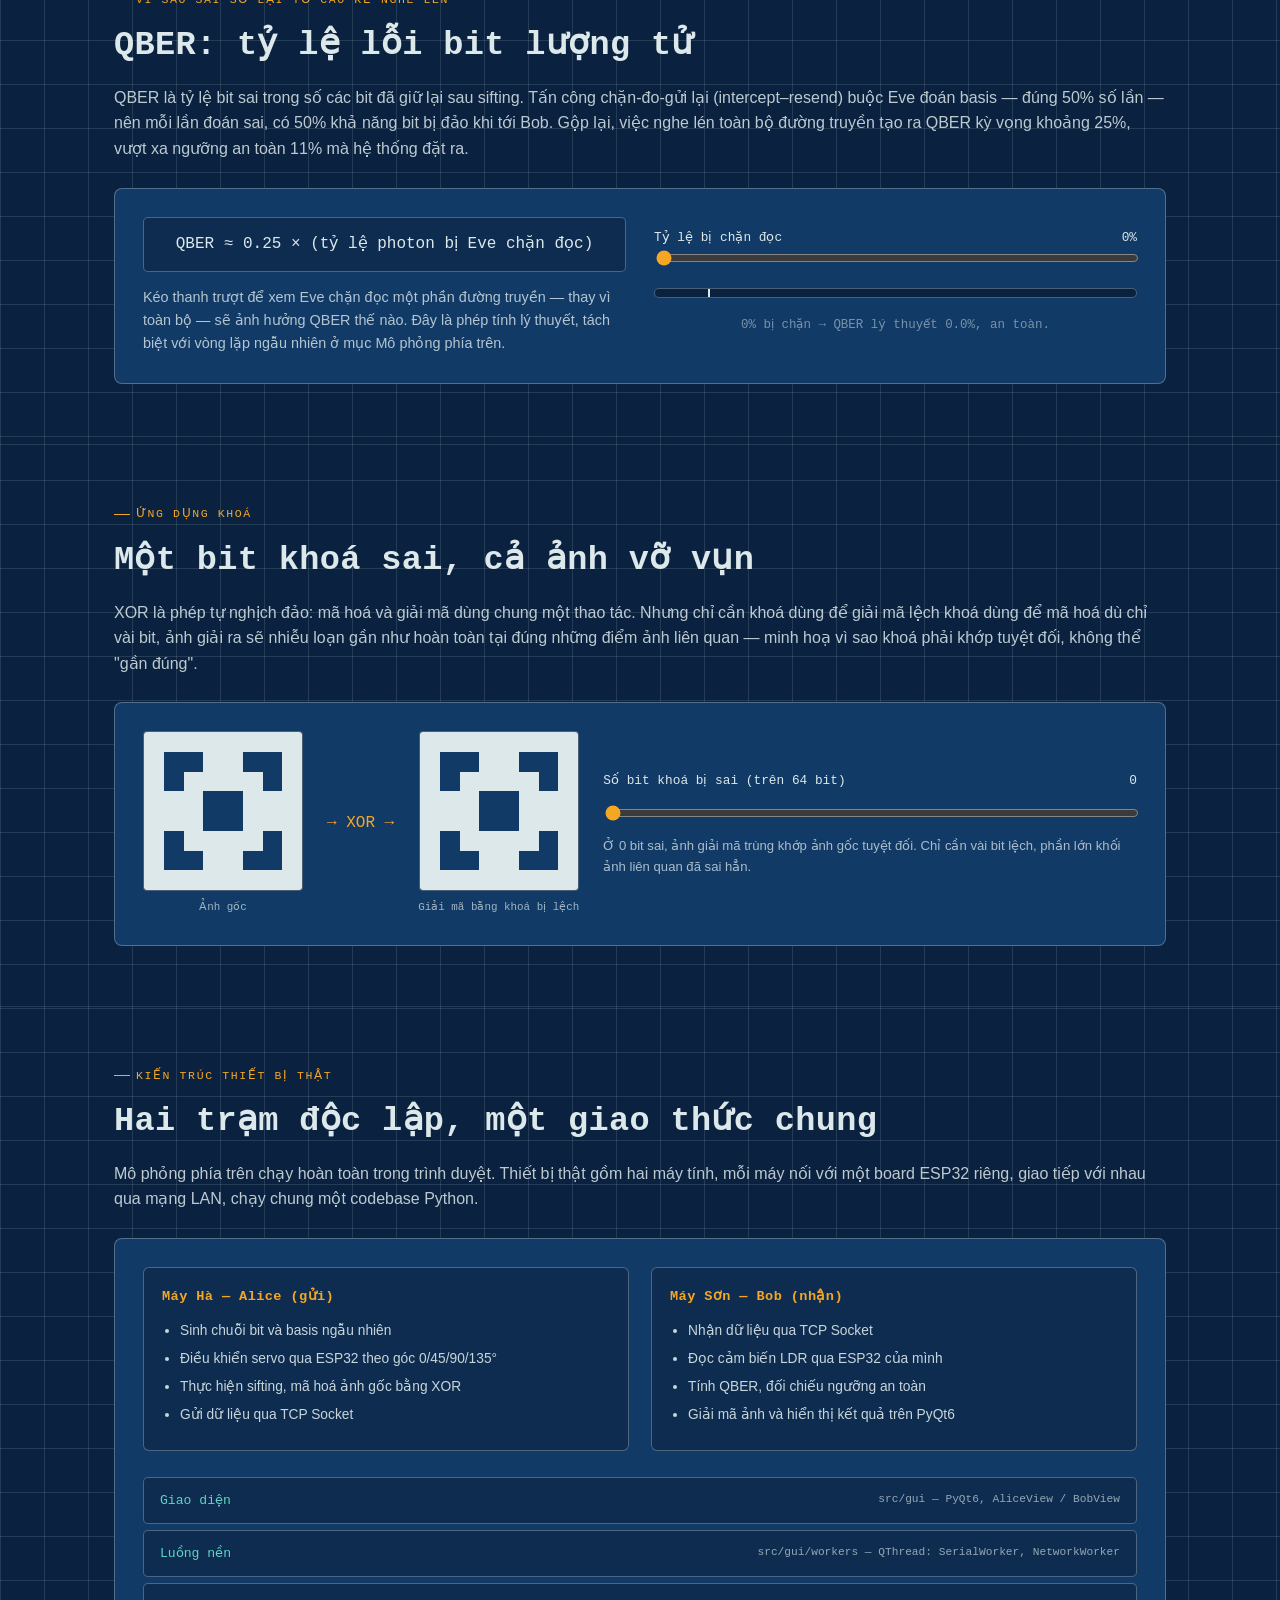
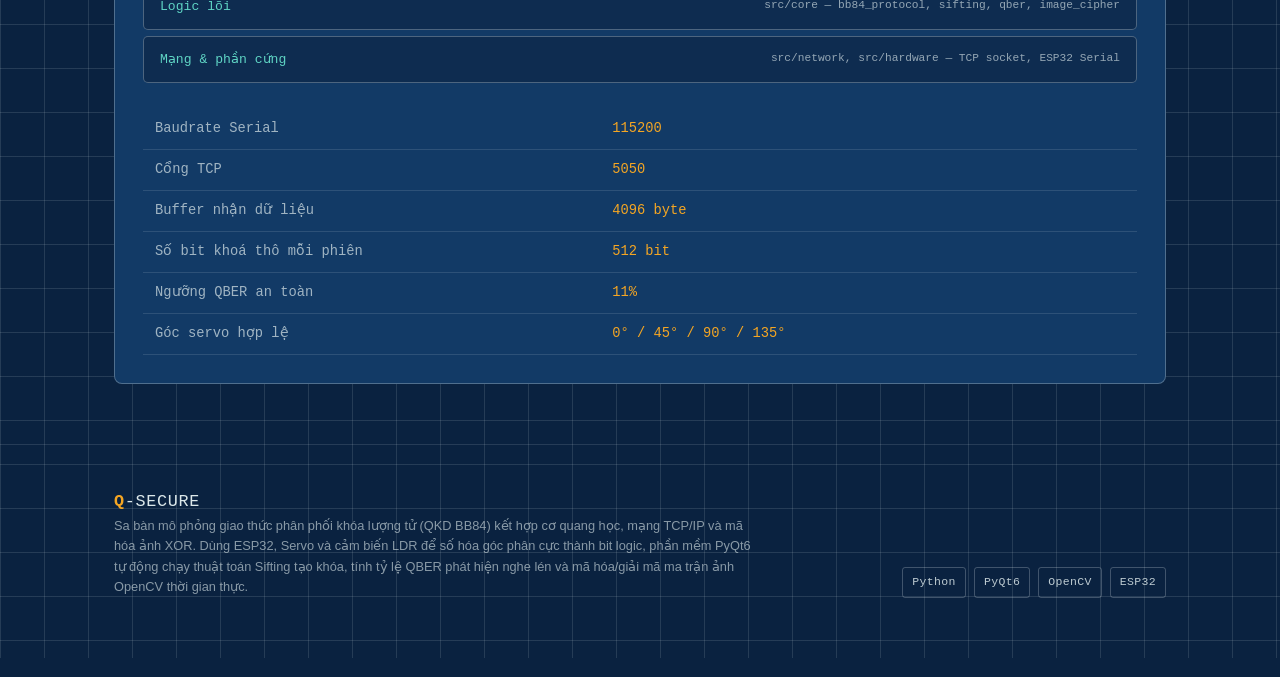
<file: web/Desktop/index.html>
<!DOCTYPE html>
<html lang="vi">
<head>
<meta charset="UTF-8">
<meta name="viewport" content="width=device-width, initial-scale=1.0">
<title>Q-SECURE — Nguyên lý hoạt động</title>
<link rel="icon" type="image/svg+xml" href="favicon.svg">
<link rel="stylesheet" href="style.css">
</head>
<body>

<div class="progress" id="progressBar"></div>

<div class="topbar">
  <div class="topbar-inner wrap">
    <div class="word"><b>Q</b>-SECURE</div>
    <nav class="topnav" id="topnav">
      <a href="#hero" data-sec="hero">Mở đầu</a>
      <a href="#intro" data-sec="intro">Giới thiệu</a>
      <a href="#physics" data-sec="physics">Nguyên lý</a>
      <a href="#protocol" data-sec="protocol">Giao thức</a>
      <a href="#sim" data-sec="sim">Mô phỏng</a>
      <a href="#qber" data-sec="qber">QBER &amp; ảnh</a>
      <a href="#arch" data-sec="arch">Thiết bị</a>
    </nav>
    <button class="burger" id="burger" aria-label="Mở menu">MENU</button>
  </div>
</div>

<nav class="dotnav" id="dotnav">
  <a href="#hero" data-sec="hero"><span>Mở đầu</span></a>
  <a href="#intro" data-sec="intro"><span>Giới thiệu</span></a>
  <a href="#physics" data-sec="physics"><span>Nguyên lý</span></a>
  <a href="#model" data-sec="model"><span>Mô hình hoá</span></a>
  <a href="#protocol" data-sec="protocol"><span>Giao thức</span></a>
  <a href="#sim" data-sec="sim"><span>Mô phỏng</span></a>
  <a href="#qber" data-sec="qber"><span>QBER</span></a>
  <a href="#image" data-sec="image"><span>Mã hoá ảnh</span></a>
  <a href="#arch" data-sec="arch"><span>Thiết bị</span></a>
</nav>

<header class="hero" id="hero">
  <div class="wrap hero-grid">
    <div class="reveal">
      <div class="eyebrow">Hệ thống Quantum Key Distribution theo giao thức BB84</div>
      <h1>Một góc quay servo<br>giữ bí mật của một bit.</h1>
      <p class="lead">Q-SECURE dựng lại nguyên lý phân phối khoá lượng tử theo giao thức BB84 bằng phần cứng thật: mỗi bit được mã hoá thành một trong bốn góc quay servo, truyền qua kênh quang mô phỏng, và được &quot;đọc&quot; lại bằng cảm biến LDR ở đầu nhận.</p>
      <div class="hero-tags">
        <span class="tag">BB84</span>
        <span class="tag">ESP32 + Servo + LDR</span>
        <span class="tag">TCP Socket</span>
        <span class="tag">Mã hoá ảnh XOR</span>
      </div>
      <p class="honest-note">Lưu ý minh bạch: đây là mô hình cơ – điện mô phỏng đúng LOGIC của BB84, không dùng photon đơn lẻ thật. Xem mục &quot;Mô hình hoá&quot; bên dưới để biết chính xác thiết bị tái hiện gì và đơn giản hoá gì.</p>
    </div>

    <div class="dial-card reveal">
      <div class="cap">Bốn góc — bốn trạng thái</div>
      <div class="dial-wrap">
        <svg class="dial" viewBox="0 0 220 220" id="heroDial">
          <circle cx="110" cy="110" r="95" fill="none" stroke="var(--line-dim)" stroke-width="1"/>
          <line x1="110" y1="15" x2="110" y2="205" stroke="var(--line-faint)" stroke-width="1"/>
          <line x1="15" y1="110" x2="205" y2="110" stroke="var(--line-faint)" stroke-width="1"/>
          <line x1="42" y1="42" x2="178" y2="178" stroke="var(--line-faint)" stroke-width="1" stroke-dasharray="3 4"/>
          <line x1="178" y1="42" x2="42" y2="178" stroke="var(--line-faint)" stroke-width="1" stroke-dasharray="3 4"/>
          <text x="110" y="10" text-anchor="middle" font-family="var(--font-display)" font-size="9" fill="var(--line)" opacity="0.6">90°</text>
          <text x="212" y="114" text-anchor="start" font-family="var(--font-display)" font-size="9" fill="var(--line)" opacity="0.6">0°</text>
          <text x="188" y="34" text-anchor="middle" font-family="var(--font-display)" font-size="9" fill="var(--line)" opacity="0.6">45°</text>
          <text x="32" y="192" text-anchor="middle" font-family="var(--font-display)" font-size="9" fill="var(--line)" opacity="0.6">135°</text>
          <g id="needle" style="transform-origin:110px 110px;transition:transform .5s cubic-bezier(.34,1.4,.64,1);">
            <line x1="110" y1="110" x2="110" y2="24" stroke="var(--accent)" stroke-width="3" stroke-linecap="round"/>
            <circle cx="110" cy="110" r="6" fill="var(--accent)"/>
          </g>
        </svg>
        <div class="dial-btns">
          <button class="dial-btn active" data-angle="0">0°</button>
          <button class="dial-btn" data-angle="45">45°</button>
          <button class="dial-btn" data-angle="90">90°</button>
          <button class="dial-btn" data-angle="135">135°</button>
        </div>
        <div class="dial-readout" id="dialReadout"></div>
      </div>
    </div>
  </div>
</header>

<section id="intro">
  <div class="wrap">
    <div class="section-head reveal">
      <div class="eyebrow">Cơ sở lý thuyết</div>
      <h2>Vật lý lượng tử đằng sau một góc servo</h2>
      <p>Trước khi đi vào cách thiết bị hoạt động, cần hiểu ba nguyên lý lượng tử làm nền tảng cho toàn bộ giao thức BB84 — đây là lý do phương pháp này an toàn về mặt vật lý, không chỉ về mặt toán học như mật mã cổ điển.</p>
    </div>

    <div class="grid-2 reveal">
      <div class="card">
        <h3>Chồng chất lượng tử</h3>
        <p>Một photon phân cực không tồn tại ở một hướng cố định cho tới khi bị đo. Trước thời điểm đo, trạng thái phân cực của nó là một superposition — chồng chập đồng thời của mọi hướng có thể, được mô tả bằng biên độ xác suất chứ không phải một giá trị xác định. Đây không phải giới hạn của thiết bị đo, mà là bản chất của cơ học lượng tử: câu hỏi "photon đang phân cực theo hướng nào" chỉ có câu trả lời xác định sau khi phép đo được thực hiện.</p>
      </div>
      <div class="card">
        <h3>Đo lường làm sụp đổ trạng thái</h3>
        <p>Khi đo một photon bằng một kính lọc phân cực (basis), trạng thái superposition sụp đổ (collapse) về một trong hai kết quả khả dĩ của basis đó. Nếu basis đo trùng với basis mà Alice dùng để chuẩn bị photon, kết quả luôn khớp với giá trị Alice đã gửi. Nếu basis đo lệch — ví dụ Alice dùng basis ngang/dọc nhưng Bob đo bằng basis chéo — kết quả collapse về một trong hai giá trị với xác suất 50/50, hoàn toàn độc lập với giá trị Alice đã chuẩn bị ban đầu. Đây chính là cơ sở vật lý cho bước sifting: chỉ những lần basis trùng nhau mới cho kết quả đáng tin cậy.</p>
      </div>
      <div class="card">
        <h3>Định lý không nhân bản</h3>
        <p>Lý do sâu xa khiến nghe lén luôn để lại dấu vết nằm ở định lý không nhân bản (no-cloning theorem): không có cách nào sao chép một trạng thái lượng tử chưa biết trước mà không phá huỷ bản gốc. Với truyền tin cổ điển, kẻ nghe lén có thể sao y dữ liệu rồi gửi tiếp bản gốc nguyên vẹn, nạn nhân không hề hay biết. Với một photon, Eve không có lựa chọn tương tự — cách duy nhất để lấy thông tin là đo trực tiếp, và phép đo đó, nếu sai basis, làm thay đổi trạng thái trước khi nó tới được Bob, để lại sai số đo được qua QBER.</p>
      </div>
      <div class="card">
        <h3>Bốn góc, bốn trạng thái phân cực</h3>
        <p>Trong BB84 nguyên bản, hai basis được dùng là basis ngang/dọc (0°/90°) và basis chéo (45°/135°) — bốn hướng phân cực cụ thể mà một nguồn sáng phân cực tuyến tính có thể tạo ra. Đây chính là lý do Q-SECURE chọn đúng bốn góc servo 0°/45°/90°/135°: không phải con số tuỳ ý, mà là ánh xạ trực tiếp từ bốn trạng thái phân cực mà giao thức BB84 gốc sử dụng.</p>
      </div>
    </div>

    <div class="model-figure reveal">
      <svg viewBox="0 0 680 246" width="100%" role="img" aria-label="Sơ đồ mô hình vật lý Q-SECURE: trạm Alice với servo và trạm Bob với cảm biến LDR, nối qua kênh quang và kênh mạng TCP">
        <defs>
          <marker id="introArrow" viewBox="0 0 10 10" refX="8" refY="5" markerWidth="6" markerHeight="6" orient="auto-start-reverse">
            <path d="M2 1L8 5L2 9" fill="none" stroke="var(--accent)" stroke-width="1.5" stroke-linecap="round" stroke-linejoin="round"/>
          </marker>
        </defs>

        <text x="340" y="65" text-anchor="middle" font-family="var(--font-display)" font-size="11" fill="var(--line)" opacity="0.75">Kênh quang: servo → LDR</text>
        <path d="M64,90 L64,75 L616,75 L616,90" fill="none" stroke="var(--accent)" stroke-width="1.5" stroke-dasharray="6 5" marker-end="url(#introArrow)"/>

        <line x1="190" y1="136" x2="490" y2="136" stroke="var(--teal)" stroke-width="1" stroke-dasharray="3 3"/>
        <text x="340" y="156" text-anchor="middle" font-family="var(--font-display)" font-size="11" fill="var(--line)" opacity="0.75">Kênh mạng: TCP Socket qua LAN</text>

        <rect x="44" y="90" width="40" height="40" rx="6" fill="var(--bg-2)" stroke="var(--line-dim)" stroke-width="1"/>
        <circle cx="64" cy="110" r="15" fill="none" stroke="var(--line-dim)" stroke-width="1"/>
        <g transform="rotate(45 64 110)"><line x1="64" y1="110" x2="64" y2="95" stroke="var(--accent)" stroke-width="3" stroke-linecap="round"/></g>
        <circle cx="64" cy="110" r="3" fill="var(--accent)"/>
        <line x1="64" y1="130" x2="64" y2="150" stroke="var(--line-dim)" stroke-width="1"/>
        <rect x="44" y="150" width="40" height="24" rx="3" fill="var(--bg-2)" stroke="var(--line-dim)" stroke-width="1"/>
        <line x1="52" y1="174" x2="52" y2="178" stroke="var(--line-dim)" stroke-width="1"/>
        <line x1="64" y1="174" x2="64" y2="178" stroke="var(--line-dim)" stroke-width="1"/>
        <line x1="76" y1="174" x2="76" y2="178" stroke="var(--line-dim)" stroke-width="1"/>
        <line x1="84" y1="162" x2="110" y2="162" stroke="var(--line-dim)" stroke-width="1"/>
        <rect x="110" y="106" width="80" height="60" rx="4" fill="var(--bg-2)" stroke="var(--line-dim)" stroke-width="1"/>
        <rect x="105" y="166" width="90" height="10" rx="2" fill="var(--bg-2)" stroke="var(--line-dim)" stroke-width="1"/>
        <text x="117" y="204" text-anchor="middle" font-family="var(--font-display)" font-size="12" fill="var(--accent)">Máy Hà — Alice</text>
        <text x="117" y="222" text-anchor="middle" font-family="var(--font-display)" font-size="10" fill="var(--line)" opacity="0.7">Sinh bit, xoay servo</text>

        <rect x="596" y="90" width="40" height="40" rx="6" fill="var(--bg-2)" stroke="var(--line-dim)" stroke-width="1"/>
        <circle cx="616" cy="110" r="15" fill="none" stroke="var(--line-dim)" stroke-width="1"/>
        <g stroke="var(--accent)" stroke-width="1.5" stroke-linecap="round">
          <line x1="616" y1="99" x2="616" y2="105" transform="rotate(0 616 110)"/>
          <line x1="616" y1="99" x2="616" y2="105" transform="rotate(45 616 110)"/>
          <line x1="616" y1="99" x2="616" y2="105" transform="rotate(90 616 110)"/>
          <line x1="616" y1="99" x2="616" y2="105" transform="rotate(135 616 110)"/>
          <line x1="616" y1="99" x2="616" y2="105" transform="rotate(180 616 110)"/>
          <line x1="616" y1="99" x2="616" y2="105" transform="rotate(225 616 110)"/>
          <line x1="616" y1="99" x2="616" y2="105" transform="rotate(270 616 110)"/>
          <line x1="616" y1="99" x2="616" y2="105" transform="rotate(315 616 110)"/>
        </g>
        <circle cx="616" cy="110" r="3" fill="var(--accent)"/>
        <line x1="616" y1="130" x2="616" y2="150" stroke="var(--line-dim)" stroke-width="1"/>
        <rect x="596" y="150" width="40" height="24" rx="3" fill="var(--bg-2)" stroke="var(--line-dim)" stroke-width="1"/>
        <line x1="604" y1="174" x2="604" y2="178" stroke="var(--line-dim)" stroke-width="1"/>
        <line x1="616" y1="174" x2="616" y2="178" stroke="var(--line-dim)" stroke-width="1"/>
        <line x1="628" y1="174" x2="628" y2="178" stroke="var(--line-dim)" stroke-width="1"/>
        <line x1="596" y1="162" x2="570" y2="162" stroke="var(--line-dim)" stroke-width="1"/>
        <rect x="490" y="106" width="80" height="60" rx="4" fill="var(--bg-2)" stroke="var(--line-dim)" stroke-width="1"/>
        <rect x="485" y="166" width="90" height="10" rx="2" fill="var(--bg-2)" stroke="var(--line-dim)" stroke-width="1"/>
        <text x="560" y="204" text-anchor="middle" font-family="var(--font-display)" font-size="12" fill="var(--accent)">Máy Sơn — Bob</text>
        <text x="560" y="222" text-anchor="middle" font-family="var(--font-display)" font-size="10" fill="var(--line)" opacity="0.7">Đo cường độ qua LDR</text>
      </svg>
      <p class="figure-caption">Mô hình vật lý Q-SECURE: servo bên trạm Alice mã hoá góc phân cực, cảm biến LDR bên trạm Bob đọc lại tín hiệu qua kênh quang mô phỏng — song song với kênh mạng TCP giữa hai máy tính điều khiển.</p>
    </div>
  </div>
</section>

<section id="physics">
  <div class="wrap">
    <div class="section-head reveal">
      <div class="eyebrow">Nền tảng vật lý</div>
      <h2>Ánh sáng phân cực theo một hướng nhất định</h2>
      <p>Trong BB84 nguyên bản, mỗi bit được mã hoá bằng hướng phân cực của một photon đơn lẻ. Một kính lọc phân cực chỉ cho ánh sáng cùng hướng đi qua trọn vẹn — lệch hướng càng nhiều, ánh sáng lọt qua càng ít, theo định luật Malus: cường độ truyền qua tỉ lệ với <b>cos²(Δθ)</b> của góc lệch giữa hai kính lọc.</p>
    </div>

    <div class="malus reveal">
      <div class="malus-visual">
        <div class="filters">
          <div class="filter">
            <svg width="70" height="70" viewBox="0 0 70 70"><circle cx="35" cy="35" r="30" fill="none" stroke="var(--line)" stroke-width="2"/><line x1="35" y1="8" x2="35" y2="62" stroke="var(--accent)" stroke-width="2"/></svg>
            <span>KÍNH PHÁT (0°)</span>
          </div>
          <div class="filter">
            <svg width="70" height="70" viewBox="0 0 70 70" id="filter2svg"><circle cx="35" cy="35" r="30" fill="none" stroke="var(--line)" stroke-width="2"/><line id="filter2line" x1="35" y1="8" x2="35" y2="62" stroke="var(--teal)" stroke-width="2" style="transform-origin:35px 35px;"/></svg>
            <span>KÍNH ĐO CỦA BOB</span>
          </div>
        </div>
        <div class="beam-track"><div class="beam-fill" id="beamFill"></div></div>
      </div>

      <div class="malus-controls">
        <label>Góc lệch kính đo (Δθ) <span id="malusAngleLabel">0°</span></label>
        <input type="range" id="malusSlider" min="0" max="180" value="0" step="1">
        <div class="malus-readout">
          Cường độ truyền qua ≈ <span class="big" id="malusIntensity">100%</span><br>
          <span style="opacity:.7">cos²(0°) = 1.00</span>
        </div>
        <div class="malus-callout" id="malusCallout">Hai kính cùng hướng — ánh sáng truyền qua gần như trọn vẹn, tương ứng lúc Bob đo đúng basis Alice đã dùng.</div>
      </div>
    </div>
  </div>
</section>

<section id="model">
  <div class="wrap">
    <div class="section-head reveal">
      <div class="eyebrow">Mô hình hoá</div>
      <h2>Từ photon lượng tử đến servo và LDR</h2>
      <p>Photon đơn lẻ rất khó tạo và đo bằng thiết bị phổ thông. Q-SECURE thay thế bằng một mô hình cơ – điện tái hiện đúng logic toán học của phép đo lệch basis, dùng linh kiện có thể lắp ráp và trình diễn trực tiếp.</p>
    </div>
    <div class="maptable-wrap reveal">
      <table class="maptable">
        <thead><tr><th>Khái niệm trong BB84 thật</th><th>Q-SECURE tái hiện bằng</th></tr></thead>
        <tbody>
          <tr><td class="real">Photon đơn lẻ</td><td class="model">Xung tín hiệu từ nguồn sáng thường</td></tr>
          <tr><td class="real">Hướng phân cực photon</td><td class="model">Góc quay servo (0° / 45° / 90° / 135°)</td></tr>
          <tr><td class="real">Kính lọc phân cực của Bob</td><td class="model">Góc &quot;kỳ vọng&quot; khi phần mềm đọc cảm biến LDR</td></tr>
          <tr><td class="real">Đo đúng basis → thu đúng bit</td><td class="model">Servo & LDR cùng góc → đọc đúng giá trị đã gửi</td></tr>
          <tr><td class="real">Đo sai basis → kết quả ngẫu nhiên (định lý không nhân bản lượng tử)</td><td class="model">Phần mềm chủ động sinh số ngẫu nhiên khi basis không khớp</td></tr>
        </tbody>
      </table>
    </div>
  </div>
</section>

<section id="protocol">
  <div class="wrap">
    <div class="section-head reveal">
      <div class="eyebrow">Giao thức BB84</div>
      <h2>Sáu bước để có một khoá dùng chung</h2>
      <p>Thứ tự dưới đây không thể đảo — mỗi bước phụ thuộc kết quả của bước trước. Bấm từng bước để xem thiết bị làm gì tại thời điểm đó.</p>
    </div>
    <div class="stepper reveal">
      <div class="step-tabs" id="stepTabs"></div>
      <div class="step-panel">
        <span class="num-bg" id="stepNumBg">1</span>
        <h4 id="stepTitle"></h4>
        <p id="stepDesc"></p>
      </div>
      <div class="step-nav">
        <button class="btn secondary" id="stepPrev">← Bước trước</button>
        <button class="btn secondary" id="stepNext">Bước tiếp →</button>
      </div>
    </div>
  </div>
</section>

<section id="sim">
  <div class="wrap">
    <div class="section-head reveal">
      <div class="eyebrow">Mô phỏng trực tiếp</div>
      <h2>Chạy thử một phiên trao đổi khoá</h2>
      <p>Mỗi vòng: Alice chọn ngẫu nhiên 1 bit và 1 basis, servo xoay đúng góc tương ứng, tín hiệu đi qua kênh quang, Bob đo bằng basis ngẫu nhiên của riêng mình. Chỉ những vòng mà hai bên tình cờ trùng basis mới được giữ lại làm khoá.</p>
    </div>

    <div class="sim reveal">
      <div class="sim-rail">
        <div class="rail-step" data-step="0">1. Sinh bit + basis</div>
        <div class="rail-step" data-step="1">2. Servo mã hoá góc</div>
        <div class="rail-step" data-step="2">3. Truyền qua kênh quang</div>
        <div class="rail-step" data-step="3">4. Bob đo bằng LDR</div>
        <div class="rail-step" data-step="4">5. So sánh basis (sifting)</div>
        <div class="rail-step" data-step="5">6. Tính QBER</div>
      </div>

      <div class="stations">
        <div class="station">
          <div class="label"><span>MÁY HÀ — ALICE</span><span id="aliceTag">—</span></div>
          <svg viewBox="0 0 140 140" width="140" height="140">
            <rect x="20" y="95" width="100" height="26" rx="3" fill="none" stroke="var(--line-dim)"/>
            <text x="70" y="112" text-anchor="middle" font-family="var(--font-display)" font-size="9" fill="var(--line)" opacity=".7">ESP32</text>
            <circle cx="70" cy="55" r="42" fill="none" stroke="var(--line-dim)"/>
            <g id="aliceNeedle" style="transform-origin:70px 55px;transition:transform .5s cubic-bezier(.34,1.4,.64,1);">
              <line x1="70" y1="55" x2="70" y2="16" stroke="var(--accent)" stroke-width="3" stroke-linecap="round"/>
            </g>
            <circle cx="70" cy="55" r="4" fill="var(--accent)"/>
          </svg>
          <div class="readout" id="aliceReadout">Sẵn sàng</div>
        </div>

        <div class="channel">
          <svg viewBox="0 0 40 100" height="100">
            <line x1="20" y1="4" x2="20" y2="96" stroke="var(--line-dim)" stroke-width="1" stroke-dasharray="4 5"/>
            <circle id="photon" cx="20" cy="4" r="5" fill="var(--accent)" opacity="0"/>
          </svg>
          <span class="eve-badge" id="eveBadge">EVE ⏺</span>
        </div>

        <div class="station">
          <div class="label"><span>MÁY SƠN — BOB</span><span id="bobTag">—</span></div>
          <svg viewBox="0 0 140 140" width="140" height="140">
            <rect x="20" y="95" width="100" height="26" rx="3" fill="none" stroke="var(--line-dim)"/>
            <text x="70" y="112" text-anchor="middle" font-family="var(--font-display)" font-size="9" fill="var(--line)" opacity=".7">ESP32</text>
            <rect x="40" y="18" width="60" height="60" rx="4" fill="none" stroke="var(--line-dim)"/>
            <text x="70" y="44" text-anchor="middle" font-family="var(--font-display)" font-size="8" fill="var(--line)" opacity=".6">LDR</text>
            <rect id="ldrFill" x="46" y="70" width="48" height="4" fill="var(--teal)"/>
            <line x1="40" y1="78" x2="100" y2="78" stroke="var(--line-dim)"/>
          </svg>
          <div class="readout" id="bobReadout">Sẵn sàng</div>
        </div>
      </div>

      <div class="sim-controls">
        <button class="btn" id="stepBtn">Chạy 1 vòng</button>
        <button class="btn secondary" id="autoBtn">Chạy 24 vòng tự động</button>
        <button class="btn secondary" id="resetBtn">Đặt lại</button>
        <label class="toggle"><input type="checkbox" id="eveToggle"> Kích hoạt Eve (kẻ nghe lén chặn giữa đường)</label>
      </div>

      <div class="sim-data">
        <div class="log">
          <table>
            <thead><tr><th>#</th><th>Alice</th><th>Bob</th><th>Basis</th><th>Kết quả</th></tr></thead>
            <tbody id="logBody"></tbody>
          </table>
        </div>
        <div class="metrics">
          <div class="metric">
            <div class="m-label">Khoá đã sift</div>
            <div class="keybits" id="keyBits">—</div>
          </div>
          <div class="metric">
            <div class="m-label">QBER (ngưỡng an toàn 11%)</div>
            <div class="m-value" id="qberValue">—</div>
            <div class="qber-bar"><div class="qber-thresh"></div><div class="qber-fill" id="qberFill"></div></div>
            <div class="verdict idle" id="verdict">Chưa đủ dữ liệu — chạy vài vòng để ước lượng QBER.</div>
          </div>
        </div>
      </div>
      <p class="note">Để minh hoạ dễ hiểu, trang này so sánh toàn bộ khoá đã sift để tính QBER. Trong triển khai thật, chỉ một phần nhỏ được công khai so sánh rồi bỏ đi — phần còn lại mới thật sự dùng làm khoá mã hoá ảnh.</p>

      <div class="imgdemo" id="imgDemo" style="display:none;">
        <div class="cell"><canvas id="imgOrig" width="64" height="64"></canvas><span>Ảnh gốc</span></div>
        <div class="arrow">XOR →</div>
        <div class="cell"><canvas id="imgEnc" width="64" height="64"></canvas><span>Đã mã hoá</span></div>
        <div class="arrow">XOR →</div>
        <div class="cell"><canvas id="imgDec" width="64" height="64"></canvas><span>Giải mã bằng khoá vừa sift</span></div>
      </div>
    </div>
  </div>
</section>

<section id="qber">
  <div class="wrap">
    <div class="section-head reveal">
      <div class="eyebrow">Vì sao sai số lại tố cáo kẻ nghe lén</div>
      <h2>QBER: tỷ lệ lỗi bit lượng tử</h2>
      <p>QBER là tỷ lệ bit sai trong số các bit đã giữ lại sau sifting. Tấn công chặn-đo-gửi lại (intercept–resend) buộc Eve đoán basis — đúng 50% số lần — nên mỗi lần đoán sai, có 50% khả năng bit bị đảo khi tới Bob. Gộp lại, việc nghe lén toàn bộ đường truyền tạo ra QBER kỳ vọng khoảng 25%, vượt xa ngưỡng an toàn 11% mà hệ thống đặt ra.</p>
    </div>
    <div class="qbercalc reveal">
      <div>
        <div class="formula">QBER ≈ 0.25 × (tỷ lệ photon bị Eve chặn đọc)</div>
        <p style="margin-top:14px;font-size:.9rem;opacity:.8;">Kéo thanh trượt để xem Eve chặn đọc một phần đường truyền — thay vì toàn bộ — sẽ ảnh hưởng QBER thế nào. Đây là phép tính lý thuyết, tách biệt với vòng lặp ngẫu nhiên ở mục Mô phỏng phía trên.</p>
      </div>
      <div>
        <label style="font-family:var(--font-display);font-size:.8rem;display:flex;justify-content:space-between;">Tỷ lệ bị chặn đọc <span id="interceptLabel">0%</span></label>
        <input type="range" id="interceptSlider" min="0" max="100" value="0" step="1">
        <div class="qber-bar" style="margin-top:14px;"><div class="qber-thresh"></div><div class="qber-fill" id="analyticQberFill"></div></div>
        <div class="verdict idle" id="analyticVerdict">0% bị chặn → QBER lý thuyết 0%, an toàn.</div>
      </div>
    </div>
  </div>
</section>

<section id="image">
  <div class="wrap">
    <div class="section-head reveal">
      <div class="eyebrow">Ứng dụng khoá</div>
      <h2>Một bit khoá sai, cả ảnh vỡ vụn</h2>
      <p>XOR là phép tự nghịch đảo: mã hoá và giải mã dùng chung một thao tác. Nhưng chỉ cần khoá dùng để giải mã lệch khoá dùng để mã hoá dù chỉ vài bit, ảnh giải ra sẽ nhiễu loạn gần như hoàn toàn tại đúng những điểm ảnh liên quan — minh hoạ vì sao khoá phải khớp tuyệt đối, không thể &quot;gần đúng&quot;.</p>
    </div>
    <div class="xorcalc reveal">
      <div class="row">
        <div class="cell" style="display:flex;flex-direction:column;align-items:center;gap:8px;">
          <canvas id="xorOrig" width="64" height="64"></canvas>
          <span style="font-family:var(--font-display);font-size:.68rem;opacity:.7;">Ảnh gốc</span>
        </div>
        <div style="font-family:var(--font-display);color:var(--accent);">→ XOR →</div>
        <div class="cell" style="display:flex;flex-direction:column;align-items:center;gap:8px;">
          <canvas id="xorResult" width="64" height="64"></canvas>
          <span style="font-family:var(--font-display);font-size:.68rem;opacity:.7;">Giải mã bằng khoá bị lệch</span>
        </div>
        <div class="xorcalc-controls">
          <label style="font-family:var(--font-display);font-size:.8rem;display:flex;justify-content:space-between;">Số bit khoá bị sai (trên 64 bit) <span id="wrongBitsLabel">0</span></label>
          <input type="range" id="wrongBitsSlider" min="0" max="64" value="0" step="1">
          <p style="font-size:.82rem;opacity:.75;">Ở 0 bit sai, ảnh giải mã trùng khớp ảnh gốc tuyệt đối. Chỉ cần vài bit lệch, phần lớn khối ảnh liên quan đã sai hẳn.</p>
        </div>
      </div>
    </div>
  </div>
</section>

<section id="arch">
  <div class="wrap">
    <div class="section-head reveal">
      <div class="eyebrow">Kiến trúc thiết bị thật</div>
      <h2>Hai trạm độc lập, một giao thức chung</h2>
      <p>Mô phỏng phía trên chạy hoàn toàn trong trình duyệt. Thiết bị thật gồm hai máy tính, mỗi máy nối với một board ESP32 riêng, giao tiếp với nhau qua mạng LAN, chạy chung một codebase Python.</p>
    </div>
    <div class="arch reveal">
      <div class="arch-grid">
        <div class="arch-box">
          <h4>Máy Hà — Alice (gửi)</h4>
          <ul>
            <li>Sinh chuỗi bit và basis ngẫu nhiên</li>
            <li>Điều khiển servo qua ESP32 theo góc 0/45/90/135°</li>
            <li>Thực hiện sifting, mã hoá ảnh gốc bằng XOR</li>
            <li>Gửi dữ liệu qua TCP Socket</li>
          </ul>
        </div>
        <div class="arch-box">
          <h4>Máy Sơn — Bob (nhận)</h4>
          <ul>
            <li>Nhận dữ liệu qua TCP Socket</li>
            <li>Đọc cảm biến LDR qua ESP32 của mình</li>
            <li>Tính QBER, đối chiếu ngưỡng an toàn</li>
            <li>Giải mã ảnh và hiển thị kết quả trên PyQt6</li>
          </ul>
        </div>
      </div>

      <div class="layers">
        <div class="layer"><span class="lname">Giao diện</span><span class="lmods">src/gui — PyQt6, AliceView / BobView</span></div>
        <div class="layer"><span class="lname">Luồng nền</span><span class="lmods">src/gui/workers — QThread: SerialWorker, NetworkWorker</span></div>
        <div class="layer"><span class="lname">Logic lõi</span><span class="lmods">src/core — bb84_protocol, sifting, qber, image_cipher</span></div>
        <div class="layer"><span class="lname">Mạng & phần cứng</span><span class="lmods">src/network, src/hardware — TCP socket, ESP32 Serial</span></div>
      </div>

      <table class="spec-table">
        <tr><td>Baudrate Serial</td><td>115200</td></tr>
        <tr><td>Cổng TCP</td><td>5050</td></tr>
        <tr><td>Buffer nhận dữ liệu</td><td>4096 byte</td></tr>
        <tr><td>Số bit khoá thô mỗi phiên</td><td>512 bit</td></tr>
        <tr><td>Ngưỡng QBER an toàn</td><td>11%</td></tr>
        <tr><td>Góc servo hợp lệ</td><td>0° / 45° / 90° / 135°</td></tr>
      </table>
    </div>
  </div>
</section>

<footer>
  <div class="wrap foot-grid">
    <div>
      <div class="word"><b>Q</b>-SECURE</div>
      <p>Sa bàn mô phỏng giao thức phân phối khóa lượng tử (QKD BB84) kết hợp cơ quang học, mạng TCP/IP và mã hóa ảnh XOR. Dùng ESP32, Servo và cảm biến LDR để số hóa góc phân cực thành bit logic, phần mềm PyQt6 tự động chạy thuật toán Sifting tạo khóa, tính tỷ lệ QBER phát hiện nghe lén và mã hóa/giải mã ma trận ảnh OpenCV thời gian thực.</p>
    </div>
    <div class="stack">
      <span class="tag">Python</span><span class="tag">PyQt6</span><span class="tag">OpenCV</span><span class="tag">ESP32</span>
    </div>
  </div>
</footer>

<script src="script.js"></script>
</body>
</html>
</file>
<file: web/style.css>
:root{
    --bg:#0A2240;
    --bg-2:#0E2C50;
    --panel:#123A66;
    --panel-2:#164277;
    --line:#DCE8EA;
    --line-dim:rgba(220,232,234,.30);
    --line-faint:rgba(220,232,234,.13);
    --accent:#F5A623;
    --accent-dim:rgba(245,166,35,.16);
    --teal:#5FD4C4;
    --teal-dim:rgba(95,212,196,.14);
    --danger:#FF6B6B;
    --danger-dim:rgba(255,107,107,.14);
    --font-display: ui-monospace,"Cascadia Code","Roboto Mono","SFMono-Regular",Consolas,monospace;
    --font-body: -apple-system,"Segoe UI",Roboto,"Helvetica Neue",Arial,sans-serif;
    --maxw:1100px;
  }
  *{box-sizing:border-box;}
  html{scroll-behavior:smooth;}
  body{
    margin:0;
    background:
      linear-gradient(var(--line-faint) 1px, transparent 1px) 0 0/44px 44px,
      linear-gradient(90deg, var(--line-faint) 1px, transparent 1px) 0 0/44px 44px,
      var(--bg);
    color:var(--line);
    font-family:var(--font-body);
    line-height:1.6;
  }
  ::selection{background:var(--accent);color:var(--bg);}
  a{color:var(--accent);}
  h1,h2,h3,h4{font-family:var(--font-display);font-weight:600;letter-spacing:.01em;margin:0;}
  p{margin:0;}
  .eyebrow{
    font-family:var(--font-display);font-size:.7rem;letter-spacing:.1em;text-transform:uppercase;
    color:var(--accent);display:flex;align-items:center;gap:.5em;white-space:nowrap;
  }
  .eyebrow::before{content:"";width:1.4em;height:1px;background:var(--accent);display:inline-block;flex-shrink:0;}
  .wrap{max-width:var(--maxw);margin:0 auto;padding:0 24px;}
  button{font-family:var(--font-body);cursor:pointer;}
  button:focus-visible,[tabindex]:focus-visible,input:focus-visible,a:focus-visible{
    outline:2px solid var(--accent);outline-offset:3px;
  }
  @media (prefers-reduced-motion: reduce){*{animation-duration:.001ms !important;transition-duration:.001ms !important;scroll-behavior:auto !important;}}

  /* ================= progress + topbar ================= */
  .progress{position:fixed;top:0;left:0;height:2px;background:var(--accent);z-index:60;width:0%;transition:width .1s linear;}
  .topbar{position:sticky;top:0;z-index:50;background:rgba(10,34,64,.88);backdrop-filter:blur(6px);border-bottom:1px solid var(--line-dim);}
  .topbar-inner{display:flex;align-items:center;justify-content:space-between;padding:14px 24px;}
  .word{font-family:var(--font-display);font-size:1.05rem;letter-spacing:.04em;}
  .word b{color:var(--accent);}
  .topnav{display:flex;gap:22px;font-size:.82rem;}
  .topnav a{color:var(--line);text-decoration:none;opacity:.72;position:relative;padding:2px 0;}
  .topnav a:hover{opacity:1;color:var(--accent);}
  .topnav a.active{opacity:1;color:var(--accent);}
  .topnav a.active::after{content:"";position:absolute;left:0;right:0;bottom:-6px;height:2px;background:var(--accent);}
  .burger{display:none;background:none;border:1px solid var(--line-dim);border-radius:4px;color:var(--line);padding:7px 10px;font-family:var(--font-display);font-size:.8rem;}
  @media (max-width:760px){
    .topnav{position:fixed;top:53px;left:0;right:0;background:var(--bg-2);border-bottom:1px solid var(--line-dim);
      flex-direction:column;gap:0;padding:6px 0;transform:translateY(-8px);opacity:0;pointer-events:none;transition:opacity .18s, transform .18s;}
    .topnav.open{opacity:1;pointer-events:auto;transform:translateY(0);}
    .topnav a{padding:12px 24px;width:100%;}
    .topnav a.active::after{display:none;}
    .burger{display:block;}
  }

  /* side dot nav */
  .dotnav{position:fixed;right:22px;top:50%;transform:translateY(-50%);z-index:45;display:flex;flex-direction:column;gap:14px;}
  .dotnav a{width:9px;height:9px;border-radius:50%;border:1px solid var(--line-dim);display:block;position:relative;}
  .dotnav a.active{background:var(--accent);border-color:var(--accent);}
  .dotnav a span{position:absolute;right:18px;top:50%;transform:translateY(-50%);white-space:nowrap;font-family:var(--font-display);font-size:.68rem;
    background:var(--panel);border:1px solid var(--line-dim);padding:3px 8px;border-radius:3px;opacity:0;pointer-events:none;transition:opacity .15s;}
  .dotnav a:hover span{opacity:1;}
  @media (max-width:980px){.dotnav{display:none;}}

  /* ================= reveal ================= */
  .reveal{opacity:0;transform:translateY(18px);transition:opacity .6s ease, transform .6s ease;}
  .reveal.in{opacity:1;transform:translateY(0);}

  /* ================= section shell ================= */
  section{padding:60px 0;border-top:1px solid var(--line-faint);}
  .section-head{margin-bottom:26px;}
  .section-head h2{font-size:clamp(1.5rem,3vw,2.1rem);margin-top:10px;}
  .section-head p{opacity:.85;margin-top:12px;font-size:1rem;}
  .tag{font-family:var(--font-display);font-size:.72rem;letter-spacing:.03em;border:1px solid var(--line-dim);border-radius:3px;padding:5px 9px;color:var(--line);opacity:.85;}

  /* ================= hero ================= */
  .hero{padding:56px 0 32px;border-top:none;}
  .hero-grid{display:grid;grid-template-columns:minmax(0,1fr) minmax(0,1.1fr);gap:40px;align-items:center;}
  @media (max-width:1000px){.hero-grid{grid-template-columns:1fr;}}
  .hero h1{font-size:clamp(1.15rem,4.2vw,2.1rem);line-height:1.1;margin:14px 0 16px;}
  .hero h1 .h1-line{white-space:nowrap;}
  .hero p.lead{font-size:1.05rem;opacity:.88;}
  .hero-tags{display:flex;flex-wrap:wrap;gap:8px;margin-top:22px;}
  .honest-note{margin-top:24px;font-size:.82rem;opacity:.68;border-left:2px solid var(--accent);padding-left:12px;}

  .dial-card{background:var(--panel);border:1px solid var(--line-dim);border-radius:6px;padding:18px;aspect-ratio:1;display:flex;flex-direction:column;}
  .dial-card .cap{font-family:var(--font-display);font-size:.65rem;color:var(--teal);letter-spacing:.08em;text-transform:uppercase;margin-bottom:10px;}
  .dial-wrap{display:flex;flex-direction:column;align-items:center;justify-content:center;gap:12px;flex:1;min-height:0;}
  .dial{width:min(65%,320px);height:auto;flex-shrink:1;}
  .dial-btns{display:grid;grid-template-columns:repeat(4,1fr);gap:6px;width:100%;}
  .dial-btn{background:transparent;border:1px solid var(--line-dim);color:var(--line);border-radius:4px;padding:7px 0;font-family:var(--font-display);font-size:.76rem;transition:border-color .15s,color .15s,background .15s;}
  .dial-btn:hover{border-color:var(--accent);color:var(--accent);}
  .dial-btn.active{background:var(--accent-dim);border-color:var(--accent);color:var(--accent);}
  .dial-readout{font-family:var(--font-display);font-size:.76rem;text-align:center;min-height:2.2em;opacity:.9;}
  .dial-readout b{color:var(--accent);}

  /* ================= two-col info blocks ================= */
  .grid-2{display:grid;grid-template-columns:1fr 1fr;gap:28px;}
  @media (max-width:760px){.grid-2{grid-template-columns:1fr;}}
  .card{border:1px solid var(--line-dim);border-radius:6px;padding:22px;background:var(--bg-2);}
  .card h3,.card h4{font-size:1rem;color:var(--teal);margin-bottom:10px;}
  .card p{font-size:.94rem;opacity:.88;}
  .card.warn h3{color:var(--danger);}

  /* ================= intro / lý thuyết ================= */
  .model-figure{margin-top:32px;border:1px solid var(--line-dim);border-radius:8px;background:var(--panel);padding:26px;}
  .model-figure svg{display:block;margin:0 auto;max-width:680px;width:100%;height:auto;}
  .model-figure .figure-caption{font-size:.82rem;opacity:.7;text-align:center;margin:16px auto 0;}

  /* ================= physics / malus ================= */
  .malus{border:1px solid var(--line-dim);border-radius:8px;background:var(--panel);padding:28px;display:grid;grid-template-columns:1fr 1fr;gap:28px;align-items:center;}
  @media (max-width:820px){.malus{grid-template-columns:1fr;}}
  .malus-visual{display:flex;flex-direction:column;align-items:center;gap:14px;}
  .beam-track{width:100%;max-width:340px;height:14px;border-radius:7px;background:var(--bg);border:1px solid var(--line-dim);overflow:hidden;position:relative;}
  .beam-fill{height:100%;width:100%;background:linear-gradient(90deg,var(--accent),var(--teal));transition:opacity .1s;}
  .filters{display:flex;gap:26px;align-items:center;justify-content:center;}
  .filter{display:flex;flex-direction:column;align-items:center;gap:8px;}
  .filter span{font-family:var(--font-display);font-size:.68rem;opacity:.7;}
  .malus-controls{display:flex;flex-direction:column;gap:14px;}
  .malus-controls label{font-family:var(--font-display);font-size:.8rem;display:flex;justify-content:space-between;}
  input[type="range"]{width:100%;accent-color:var(--accent);}
  .malus-readout{font-family:var(--font-display);font-size:.86rem;border:1px solid var(--line-dim);border-radius:5px;padding:14px;background:var(--bg-2);}
  .malus-readout .big{font-size:1.5rem;color:var(--accent);}
  .malus-callout{font-size:.8rem;opacity:.7;min-height:2.4em;}

  /* ================= model mapping table ================= */
  .maptable{width:100%;border-collapse:collapse;font-size:.9rem;}
  .maptable th,.maptable td{padding:12px 14px;text-align:left;border-bottom:1px solid var(--line-faint);}
  .maptable th{font-family:var(--font-display);font-size:.7rem;letter-spacing:.06em;text-transform:uppercase;color:var(--teal);opacity:.9;}
  .maptable td.real{color:var(--teal);}
  .maptable td.model{color:var(--accent);}
  .maptable-wrap{border:1px solid var(--line-dim);border-radius:8px;background:var(--panel);padding:8px 20px;overflow-x:auto;}

  /* ================= stepper ================= */
  .stepper{border:1px solid var(--line-dim);border-radius:8px;background:var(--panel);padding:28px;}
  .step-tabs{display:flex;gap:6px;flex-wrap:wrap;margin-bottom:24px;}
  .step-tab{font-family:var(--font-display);font-size:.72rem;padding:8px 12px;border:1px solid var(--line-dim);border-radius:4px;background:transparent;color:var(--line);opacity:.6;}
  .step-tab.active{opacity:1;border-color:var(--accent);color:var(--accent);background:var(--accent-dim);}
  .step-panel{position:relative;border:1px solid var(--line-dim);border-radius:8px;background:var(--bg-2);padding:30px 28px;min-height:150px;overflow:hidden;display:flex;flex-direction:column;justify-content:center;}
  .step-panel .num-bg{position:absolute;top:2px;right:18px;font-family:var(--font-display);font-size:5rem;color:var(--line-faint);line-height:1;pointer-events:none;}
  .step-panel h4{position:relative;color:var(--accent);font-size:1.05rem;margin-bottom:10px;}
  .step-panel p{position:relative;font-size:.94rem;opacity:.88;}
  .step-nav{display:flex;justify-content:space-between;margin-top:22px;}

  /* ================= buttons ================= */
  .btn{font-family:var(--font-display);font-size:.8rem;padding:10px 16px;border-radius:4px;border:1px solid var(--accent);background:var(--accent-dim);color:var(--accent);transition:background .15s,color .15s;}
  .btn:hover{background:var(--accent);color:var(--bg);}
  .btn.secondary{border-color:var(--line-dim);background:transparent;color:var(--line);}
  .btn.secondary:hover{border-color:var(--line);background:var(--line-faint);color:var(--line);}
  .btn:disabled{opacity:.35;cursor:not-allowed;}
  .btn:disabled:hover{background:var(--accent-dim);color:var(--accent);}

  /* ================= simulator (giữ logic gốc) ================= */
  .sim{border:1px solid var(--line-dim);border-radius:8px;background:var(--panel);padding:26px;}
  .sim-rail{display:flex;gap:6px;flex-wrap:wrap;margin-bottom:26px;}
  .rail-step{flex:1;min-width:110px;font-family:var(--font-display);font-size:.66rem;text-align:center;padding:8px 4px;border:1px solid var(--line-dim);border-radius:4px;opacity:.5;transition:opacity .2s,border-color .2s,color .2s;}
  .rail-step.on{opacity:1;border-color:var(--accent);color:var(--accent);}
  .stations{display:grid;grid-template-columns:1fr 90px 1fr;gap:10px;align-items:start;margin-bottom:22px;}
  @media (max-width:760px){.stations{grid-template-columns:1fr;}}
  .station{border:1px solid var(--line-dim);border-radius:6px;padding:16px;background:var(--bg-2);}
  .station .label{font-family:var(--font-display);font-size:.78rem;color:var(--accent);letter-spacing:.04em;margin-bottom:10px;display:flex;justify-content:space-between;}
  .station svg{display:block;margin:0 auto;}
  .station .readout{font-family:var(--font-display);font-size:.78rem;margin-top:10px;text-align:center;min-height:2.4em;}
  .channel{display:flex;flex-direction:column;align-items:center;justify-content:center;gap:8px;padding-top:34px;}
  @media (max-width:760px){.channel{padding-top:6px;flex-direction:row;justify-content:space-around;}}
  .channel svg{width:100%;max-width:90px;}
  .eve-badge{font-family:var(--font-display);font-size:.62rem;letter-spacing:.06em;color:var(--danger);border:1px dashed var(--danger);border-radius:3px;padding:3px 6px;opacity:0;transition:opacity .2s;}
  .eve-badge.on{opacity:1;}
  .sim-controls{display:flex;flex-wrap:wrap;gap:10px;align-items:center;margin-bottom:22px;}
  .toggle{display:flex;align-items:center;gap:8px;font-family:var(--font-display);font-size:.8rem;margin-left:auto;}
  @media (max-width:640px){.toggle{margin-left:0;}}
  .sim-data{display:grid;grid-template-columns:1.3fr 1fr;gap:20px;}
  @media (max-width:820px){.sim-data{grid-template-columns:1fr;}}
  .log{border:1px solid var(--line-dim);border-radius:6px;background:var(--bg-2);max-height:280px;overflow:auto;}
  table{width:100%;border-collapse:collapse;font-family:var(--font-display);font-size:.74rem;}
  .log th,.log td{padding:7px 8px;text-align:center;border-bottom:1px solid var(--line-faint);}
  .log th{position:sticky;top:0;background:var(--bg-2);color:var(--teal);font-weight:600;opacity:.9;}
  .log tr.kept td{color:var(--teal);}
  .log tr.discarded td{opacity:.4;}
  .log tr.error td{color:var(--danger);}
  .metrics{display:flex;flex-direction:column;gap:14px;}
  .metric{border:1px solid var(--line-dim);border-radius:6px;background:var(--bg-2);padding:16px;}
  .metric .m-label{font-family:var(--font-display);font-size:.68rem;letter-spacing:.06em;text-transform:uppercase;opacity:.7;}
  .metric .m-value{font-family:var(--font-display);font-size:1.7rem;color:var(--accent);margin-top:4px;}
  .qber-bar{height:10px;border-radius:5px;background:var(--bg);border:1px solid var(--line-dim);margin-top:10px;overflow:hidden;position:relative;}
  .qber-fill{height:100%;background:var(--teal);width:0%;transition:width .4s;}
  .qber-fill.bad{background:var(--danger);}
  .qber-thresh{position:absolute;top:-3px;bottom:-3px;width:2px;background:var(--line);left:11%;}
  .verdict{font-family:var(--font-display);font-size:.78rem;margin-top:10px;padding:8px;border-radius:4px;text-align:center;}
  .verdict.safe{background:var(--teal-dim);color:var(--teal);}
  .verdict.bad{background:var(--danger-dim);color:var(--danger);}
  .verdict.idle{opacity:.5;}
  .keybits{font-family:var(--font-display);font-size:.9rem;letter-spacing:.15em;word-break:break-all;color:var(--teal);margin-top:6px;min-height:1.4em;}
  .note{font-size:.78rem;opacity:.65;margin-top:18px;border-left:2px solid var(--line-dim);padding-left:12px;}
  .imgdemo{margin-top:24px;border-top:1px solid var(--line-faint);padding-top:22px;display:flex;gap:24px;flex-wrap:wrap;align-items:center;}
  .imgdemo canvas{border:1px solid var(--line-dim);border-radius:4px;image-rendering:pixelated;background:var(--bg);}
  .imgdemo .cell{display:flex;flex-direction:column;align-items:center;gap:8px;}
  .imgdemo .cell span{font-family:var(--font-display);font-size:.68rem;opacity:.7;}
  .imgdemo .arrow{font-family:var(--font-display);color:var(--accent);font-size:1.2rem;}

  /* ================= qber analytical ================= */
  .qbercalc{border:1px solid var(--line-dim);border-radius:8px;background:var(--panel);padding:28px;display:grid;grid-template-columns:1fr 1fr;gap:28px;align-items:center;}
  @media (max-width:820px){.qbercalc{grid-template-columns:1fr;}}
  .formula{font-family:var(--font-display);font-size:1rem;background:var(--bg-2);border:1px solid var(--line-dim);border-radius:5px;padding:14px;text-align:center;}

  /* ================= xor degrade demo ================= */
  .xorcalc{border:1px solid var(--line-dim);border-radius:8px;background:var(--panel);padding:28px;}
  .xorcalc .row{display:flex;gap:24px;flex-wrap:wrap;align-items:center;}
  .xorcalc canvas{border:1px solid var(--line-dim);border-radius:4px;image-rendering:pixelated;background:var(--bg);width:160px;height:160px;}
  .xorcalc-controls{flex:1;min-width:220px;display:flex;flex-direction:column;gap:12px;}

  /* ================= architecture ================= */
  .arch{border:1px solid var(--line-dim);border-radius:8px;background:var(--panel);padding:28px;}
  .arch-grid{display:grid;grid-template-columns:1fr 1fr;gap:22px;}
  @media (max-width:760px){.arch-grid{grid-template-columns:1fr;}}
  .arch-box{border:1px solid var(--line-dim);border-radius:6px;padding:18px;background:var(--bg-2);}
  .arch-box h4{font-family:var(--font-display);color:var(--accent);font-size:.85rem;margin-bottom:12px;letter-spacing:.03em;}
  .arch-box ul{margin:0;padding-left:18px;font-size:.86rem;opacity:.9;}
  .arch-box li{margin-bottom:6px;}
  .layers{display:flex;flex-direction:column;gap:6px;margin-top:26px;}
  .layer{border:1px solid var(--line-dim);border-radius:5px;padding:12px 16px;background:var(--bg-2);display:flex;justify-content:space-between;align-items:center;flex-wrap:wrap;gap:8px;}
  .layer .lname{font-family:var(--font-display);font-size:.82rem;color:var(--teal);}
  .layer .lmods{font-family:var(--font-display);font-size:.7rem;opacity:.65;}
  .spec-table{width:100%;border-collapse:collapse;margin-top:26px;font-size:.86rem;}
  .spec-table td{padding:9px 12px;border-bottom:1px solid var(--line-faint);}
  .spec-table td:first-child{font-family:var(--font-display);opacity:.7;width:46%;}
  .spec-table td:last-child{color:var(--accent);font-family:var(--font-display);}

  footer{padding:44px 0 60px;border-top:1px solid var(--line-faint);}
  .foot-grid{display:flex;justify-content:space-between;flex-wrap:wrap;gap:20px;align-items:flex-end;}
  .stack{display:flex;gap:8px;flex-wrap:wrap;}
  footer p{font-size:.8rem;opacity:.6;max-width:90ch;}

  /* ======================================================================
     THICH UNG THIET BI DI DONG
     Toan bo quy tac duoi day CHI co hieu luc khi the <html> co class
     "device-mobile" (do script trong <head> tu gan vao khi phat hien
     dien thoai/tablet cam ung). Giao dien mac dinh phia tren KHONG doi -
     nguoi dung desktop khong bi anh huong gi ca. Dat o cuoi file de danh
     sach quy tac nay de doi chieu/bao tri nhu mot khoi rieng.
     ====================================================================== */

  html.device-mobile .wrap{padding:0 18px;}
  html.device-mobile .topbar-inner{padding:14px 18px;}

  /* Menu luon o dang danh sach xo xuong, khong cho theo do rong man hinh */
  html.device-mobile .topnav{
    position:fixed;top:53px;left:0;right:0;background:var(--bg-2);border-bottom:1px solid var(--line-dim);
    flex-direction:column;gap:0;padding:6px 0;
  }
  html.device-mobile .topnav a{padding:14px 20px;width:100%;min-height:44px;display:flex;align-items:center;box-sizing:border-box;}
  html.device-mobile .topnav a.active::after{display:none;}
  html.device-mobile .burger{display:flex;align-items:center;justify-content:center;min-height:44px;padding:10px 14px;}

  /* Dai cham dieu huong ben phai can hover de hien nhan, khong hop voi
     man hinh cam ung nen an han di thay vi chi an theo do rong. */
  html.device-mobile .dotnav{display:none;}

  html.device-mobile section{padding:44px 0;}
  html.device-mobile .section-head{margin-bottom:22px;}
  html.device-mobile .section-head h2{font-size:1.5rem;}

  html.device-mobile .hero{padding:40px 0 28px;}
  html.device-mobile .hero-grid{grid-template-columns:1fr;gap:32px;}
  html.device-mobile .dial-card{aspect-ratio:auto;}
  html.device-mobile .dial{width:100%;max-width:220px;height:auto;}

  /* Cac luoi nhieu cot luon xep 1 cot tren thiet bi cam ung */
  html.device-mobile .grid-2,
  html.device-mobile .malus,
  html.device-mobile .qbercalc,
  html.device-mobile .arch-grid,
  html.device-mobile .stations,
  html.device-mobile .sim-data{grid-template-columns:1fr;}

  html.device-mobile .channel{flex-direction:row;padding-top:6px;}

  /* Tang vung cham toi thieu 44px cho moi thanh phan bam duoc */
  html.device-mobile .btn{padding:12px 18px;min-height:44px;font-size:.85rem;}
  html.device-mobile .dial-btn{padding:12px 0;min-height:44px;}
  html.device-mobile .step-tab{padding:10px 14px;min-height:40px;}
  html.device-mobile .toggle{min-height:44px;}
  html.device-mobile .toggle input[type="checkbox"]{width:20px;height:20px;accent-color:var(--accent);}

  html.device-mobile table{font-size:.78rem;}
  html.device-mobile .log th,html.device-mobile .log td{padding:9px 8px;}

  /* Tren dien thoai cot chu luon full-width (khong chia se voi khung vuong
     nhu desktop), nen thu nho khung vuong o desktop khong giup ich gi o
     day - can mot muc rieng, nho hon, de van khoa 1 hang khong xuong dong. */
  html.device-mobile .eyebrow{font-size:.58rem;letter-spacing:.03em;}
</file>
<file: web/Desktop/style.css>
:root{
    --bg:#0A2240;
    --bg-2:#0E2C50;
    --panel:#123A66;
    --panel-2:#164277;
    --line:#DCE8EA;
    --line-dim:rgba(220,232,234,.30);
    --line-faint:rgba(220,232,234,.13);
    --accent:#F5A623;
    --accent-dim:rgba(245,166,35,.16);
    --teal:#5FD4C4;
    --teal-dim:rgba(95,212,196,.14);
    --danger:#FF6B6B;
    --danger-dim:rgba(255,107,107,.14);
    --font-display: ui-monospace,"Cascadia Code","Roboto Mono","SFMono-Regular",Consolas,monospace;
    --font-body: -apple-system,"Segoe UI",Roboto,"Helvetica Neue",Arial,sans-serif;
    --maxw:1100px;
  }
  *{box-sizing:border-box;}
  html{scroll-behavior:smooth;}
  body{
    margin:0;
    background:
      linear-gradient(var(--line-faint) 1px, transparent 1px) 0 0/44px 44px,
      linear-gradient(90deg, var(--line-faint) 1px, transparent 1px) 0 0/44px 44px,
      var(--bg);
    color:var(--line);
    font-family:var(--font-body);
    line-height:1.6;
  }
  ::selection{background:var(--accent);color:var(--bg);}
  a{color:var(--accent);}
  h1,h2,h3,h4{font-family:var(--font-display);font-weight:600;letter-spacing:.01em;margin:0;}
  p{margin:0;}
  .eyebrow{
    font-family:var(--font-display);font-size:.72rem;letter-spacing:.14em;text-transform:uppercase;
    color:var(--accent);display:flex;align-items:center;gap:.5em;
  }
  .eyebrow::before{content:"";width:1.4em;height:1px;background:var(--accent);display:inline-block;}
  .wrap{max-width:var(--maxw);margin:0 auto;padding:0 24px;}
  button{font-family:var(--font-body);cursor:pointer;}
  button:focus-visible,[tabindex]:focus-visible,input:focus-visible,a:focus-visible{
    outline:2px solid var(--accent);outline-offset:3px;
  }
  @media (prefers-reduced-motion: reduce){*{animation-duration:.001ms !important;transition-duration:.001ms !important;scroll-behavior:auto !important;}}

  /* ================= progress + topbar ================= */
  .progress{position:fixed;top:0;left:0;height:2px;background:var(--accent);z-index:60;width:0%;transition:width .1s linear;}
  .topbar{position:sticky;top:0;z-index:50;background:rgba(10,34,64,.88);backdrop-filter:blur(6px);border-bottom:1px solid var(--line-dim);}
  .topbar-inner{display:flex;align-items:center;justify-content:space-between;padding:14px 24px;}
  .word{font-family:var(--font-display);font-size:1.05rem;letter-spacing:.04em;}
  .word b{color:var(--accent);}
  .topnav{display:flex;gap:22px;font-size:.82rem;}
  .topnav a{color:var(--line);text-decoration:none;opacity:.72;position:relative;padding:2px 0;}
  .topnav a:hover{opacity:1;color:var(--accent);}
  .topnav a.active{opacity:1;color:var(--accent);}
  .topnav a.active::after{content:"";position:absolute;left:0;right:0;bottom:-6px;height:2px;background:var(--accent);}
  .burger{display:none;background:none;border:1px solid var(--line-dim);border-radius:4px;color:var(--line);padding:7px 10px;font-family:var(--font-display);font-size:.8rem;}
  @media (max-width:760px){
    .topnav{position:fixed;top:53px;left:0;right:0;background:var(--bg-2);border-bottom:1px solid var(--line-dim);
      flex-direction:column;gap:0;padding:6px 0;transform:translateY(-8px);opacity:0;pointer-events:none;transition:opacity .18s, transform .18s;}
    .topnav.open{opacity:1;pointer-events:auto;transform:translateY(0);}
    .topnav a{padding:12px 24px;width:100%;}
    .topnav a.active::after{display:none;}
    .burger{display:block;}
  }

  /* side dot nav */
  .dotnav{position:fixed;right:22px;top:50%;transform:translateY(-50%);z-index:45;display:flex;flex-direction:column;gap:14px;}
  .dotnav a{width:9px;height:9px;border-radius:50%;border:1px solid var(--line-dim);display:block;position:relative;}
  .dotnav a.active{background:var(--accent);border-color:var(--accent);}
  .dotnav a span{position:absolute;right:18px;top:50%;transform:translateY(-50%);white-space:nowrap;font-family:var(--font-display);font-size:.68rem;
    background:var(--panel);border:1px solid var(--line-dim);padding:3px 8px;border-radius:3px;opacity:0;pointer-events:none;transition:opacity .15s;}
  .dotnav a:hover span{opacity:1;}
  @media (max-width:980px){.dotnav{display:none;}}

  /* ================= reveal ================= */
  .reveal{opacity:0;transform:translateY(18px);transition:opacity .6s ease, transform .6s ease;}
  .reveal.in{opacity:1;transform:translateY(0);}

  /* ================= section shell ================= */
  section{padding:60px 0;border-top:1px solid var(--line-faint);}
  .section-head{margin-bottom:26px;}
  .section-head h2{font-size:clamp(1.5rem,3vw,2.1rem);margin-top:10px;}
  .section-head p{opacity:.85;margin-top:12px;font-size:1rem;}
  .tag{font-family:var(--font-display);font-size:.72rem;letter-spacing:.03em;border:1px solid var(--line-dim);border-radius:3px;padding:5px 9px;color:var(--line);opacity:.85;}

  /* ================= hero ================= */
  .hero{padding:56px 0 32px;border-top:none;}
  .hero-grid{display:grid;grid-template-columns:1.1fr .9fr;gap:48px;align-items:center;}
  @media (max-width:860px){.hero-grid{grid-template-columns:1fr;}}
  ..hero h1 {font-size: clamp(1.8rem, 4.5vw, 3.5rem);line-height: 1.1;margin: 14px 0 16px;text-wrap: balance;max-width: 12ch;}
  .hero p.lead{font-size:1.05rem;opacity:.88;}
  .hero-tags{display:flex;flex-wrap:wrap;gap:8px;margin-top:22px;}
  .honest-note{margin-top:24px;font-size:.82rem;opacity:.68;border-left:2px solid var(--accent);padding-left:12px;}

  .dial-card{background:var(--panel);border:1px solid var(--line-dim);border-radius:6px;padding:22px;}
  .dial-card .cap{font-family:var(--font-display);font-size:.72rem;color:var(--teal);letter-spacing:.08em;text-transform:uppercase;margin-bottom:14px;}
  .dial-wrap{display:flex;flex-direction:column;align-items:center;gap:16px;}
  .dial{width:220px;height:220px;}
  .dial-btns{display:grid;grid-template-columns:repeat(4,1fr);gap:8px;width:100%;}
  .dial-btn{background:transparent;border:1px solid var(--line-dim);color:var(--line);border-radius:4px;padding:9px 0;font-family:var(--font-display);font-size:.85rem;transition:border-color .15s,color .15s,background .15s;}
  .dial-btn:hover{border-color:var(--accent);color:var(--accent);}
  .dial-btn.active{background:var(--accent-dim);border-color:var(--accent);color:var(--accent);}
  .dial-readout{font-family:var(--font-display);font-size:.85rem;text-align:center;min-height:2.6em;opacity:.9;}
  .dial-readout b{color:var(--accent);}

  /* ================= two-col info blocks ================= */
  .grid-2{display:grid;grid-template-columns:1fr 1fr;gap:28px;}
  @media (max-width:760px){.grid-2{grid-template-columns:1fr;}}
  .card{border:1px solid var(--line-dim);border-radius:6px;padding:22px;background:var(--bg-2);}
  .card h3,.card h4{font-size:1rem;color:var(--teal);margin-bottom:10px;}
  .card p{font-size:.94rem;opacity:.88;}
  .card.warn h3{color:var(--danger);}

  /* ================= intro / lý thuyết ================= */
  .model-figure{margin-top:32px;border:1px solid var(--line-dim);border-radius:8px;background:var(--panel);padding:26px;}
  .model-figure svg{display:block;margin:0 auto;max-width:680px;width:100%;height:auto;}
  .model-figure .figure-caption{font-size:.82rem;opacity:.7;text-align:center;margin:16px auto 0;}

  /* ================= physics / malus ================= */
  .malus{border:1px solid var(--line-dim);border-radius:8px;background:var(--panel);padding:28px;display:grid;grid-template-columns:1fr 1fr;gap:28px;align-items:center;}
  @media (max-width:820px){.malus{grid-template-columns:1fr;}}
  .malus-visual{display:flex;flex-direction:column;align-items:center;gap:14px;}
  .beam-track{width:100%;max-width:340px;height:14px;border-radius:7px;background:var(--bg);border:1px solid var(--line-dim);overflow:hidden;position:relative;}
  .beam-fill{height:100%;width:100%;background:linear-gradient(90deg,var(--accent),var(--teal));transition:opacity .1s;}
  .filters{display:flex;gap:26px;align-items:center;justify-content:center;}
  .filter{display:flex;flex-direction:column;align-items:center;gap:8px;}
  .filter span{font-family:var(--font-display);font-size:.68rem;opacity:.7;}
  .malus-controls{display:flex;flex-direction:column;gap:14px;}
  .malus-controls label{font-family:var(--font-display);font-size:.8rem;display:flex;justify-content:space-between;}
  input[type="range"]{width:100%;accent-color:var(--accent);}
  .malus-readout{font-family:var(--font-display);font-size:.86rem;border:1px solid var(--line-dim);border-radius:5px;padding:14px;background:var(--bg-2);}
  .malus-readout .big{font-size:1.5rem;color:var(--accent);}
  .malus-callout{font-size:.8rem;opacity:.7;min-height:2.4em;}

  /* ================= model mapping table ================= */
  .maptable{width:100%;border-collapse:collapse;font-size:.9rem;}
  .maptable th,.maptable td{padding:12px 14px;text-align:left;border-bottom:1px solid var(--line-faint);}
  .maptable th{font-family:var(--font-display);font-size:.7rem;letter-spacing:.06em;text-transform:uppercase;color:var(--teal);opacity:.9;}
  .maptable td.real{color:var(--teal);}
  .maptable td.model{color:var(--accent);}
  .maptable-wrap{border:1px solid var(--line-dim);border-radius:8px;background:var(--panel);padding:8px 20px;overflow-x:auto;}

  /* ================= stepper ================= */
  .stepper{border:1px solid var(--line-dim);border-radius:8px;background:var(--panel);padding:28px;}
  .step-tabs{display:flex;gap:6px;flex-wrap:wrap;margin-bottom:24px;}
  .step-tab{font-family:var(--font-display);font-size:.72rem;padding:8px 12px;border:1px solid var(--line-dim);border-radius:4px;background:transparent;color:var(--line);opacity:.6;}
  .step-tab.active{opacity:1;border-color:var(--accent);color:var(--accent);background:var(--accent-dim);}
  .step-panel{position:relative;border:1px solid var(--line-dim);border-radius:8px;background:var(--bg-2);padding:30px 28px;min-height:150px;overflow:hidden;display:flex;flex-direction:column;justify-content:center;}
  .step-panel .num-bg{position:absolute;top:2px;right:18px;font-family:var(--font-display);font-size:5rem;color:var(--line-faint);line-height:1;pointer-events:none;}
  .step-panel h4{position:relative;color:var(--accent);font-size:1.05rem;margin-bottom:10px;}
  .step-panel p{position:relative;font-size:.94rem;opacity:.88;}
  .step-nav{display:flex;justify-content:space-between;margin-top:22px;}

  /* ================= buttons ================= */
  .btn{font-family:var(--font-display);font-size:.8rem;padding:10px 16px;border-radius:4px;border:1px solid var(--accent);background:var(--accent-dim);color:var(--accent);transition:background .15s,color .15s;}
  .btn:hover{background:var(--accent);color:var(--bg);}
  .btn.secondary{border-color:var(--line-dim);background:transparent;color:var(--line);}
  .btn.secondary:hover{border-color:var(--line);background:var(--line-faint);color:var(--line);}
  .btn:disabled{opacity:.35;cursor:not-allowed;}
  .btn:disabled:hover{background:var(--accent-dim);color:var(--accent);}

  /* ================= simulator (giữ logic gốc) ================= */
  .sim{border:1px solid var(--line-dim);border-radius:8px;background:var(--panel);padding:26px;}
  .sim-rail{display:flex;gap:6px;flex-wrap:wrap;margin-bottom:26px;}
  .rail-step{flex:1;min-width:110px;font-family:var(--font-display);font-size:.66rem;text-align:center;padding:8px 4px;border:1px solid var(--line-dim);border-radius:4px;opacity:.5;transition:opacity .2s,border-color .2s,color .2s;}
  .rail-step.on{opacity:1;border-color:var(--accent);color:var(--accent);}
  .stations{display:grid;grid-template-columns:1fr 90px 1fr;gap:10px;align-items:start;margin-bottom:22px;}
  @media (max-width:760px){.stations{grid-template-columns:1fr;}}
  .station{border:1px solid var(--line-dim);border-radius:6px;padding:16px;background:var(--bg-2);}
  .station .label{font-family:var(--font-display);font-size:.78rem;color:var(--accent);letter-spacing:.04em;margin-bottom:10px;display:flex;justify-content:space-between;}
  .station svg{display:block;margin:0 auto;}
  .station .readout{font-family:var(--font-display);font-size:.78rem;margin-top:10px;text-align:center;min-height:2.4em;}
  .channel{display:flex;flex-direction:column;align-items:center;justify-content:center;gap:8px;padding-top:34px;}
  @media (max-width:760px){.channel{padding-top:6px;flex-direction:row;justify-content:space-around;}}
  .channel svg{width:100%;max-width:90px;}
  .eve-badge{font-family:var(--font-display);font-size:.62rem;letter-spacing:.06em;color:var(--danger);border:1px dashed var(--danger);border-radius:3px;padding:3px 6px;opacity:0;transition:opacity .2s;}
  .eve-badge.on{opacity:1;}
  .sim-controls{display:flex;flex-wrap:wrap;gap:10px;align-items:center;margin-bottom:22px;}
  .toggle{display:flex;align-items:center;gap:8px;font-family:var(--font-display);font-size:.8rem;margin-left:auto;}
  @media (max-width:640px){.toggle{margin-left:0;}}
  .sim-data{display:grid;grid-template-columns:1.3fr 1fr;gap:20px;}
  @media (max-width:820px){.sim-data{grid-template-columns:1fr;}}
  .log{border:1px solid var(--line-dim);border-radius:6px;background:var(--bg-2);max-height:280px;overflow:auto;}
  table{width:100%;border-collapse:collapse;font-family:var(--font-display);font-size:.74rem;}
  .log th,.log td{padding:7px 8px;text-align:center;border-bottom:1px solid var(--line-faint);}
  .log th{position:sticky;top:0;background:var(--bg-2);color:var(--teal);font-weight:600;opacity:.9;}
  .log tr.kept td{color:var(--teal);}
  .log tr.discarded td{opacity:.4;}
  .log tr.error td{color:var(--danger);}
  .metrics{display:flex;flex-direction:column;gap:14px;}
  .metric{border:1px solid var(--line-dim);border-radius:6px;background:var(--bg-2);padding:16px;}
  .metric .m-label{font-family:var(--font-display);font-size:.68rem;letter-spacing:.06em;text-transform:uppercase;opacity:.7;}
  .metric .m-value{font-family:var(--font-display);font-size:1.7rem;color:var(--accent);margin-top:4px;}
  .qber-bar{height:10px;border-radius:5px;background:var(--bg);border:1px solid var(--line-dim);margin-top:10px;overflow:hidden;position:relative;}
  .qber-fill{height:100%;background:var(--teal);width:0%;transition:width .4s;}
  .qber-fill.bad{background:var(--danger);}
  .qber-thresh{position:absolute;top:-3px;bottom:-3px;width:2px;background:var(--line);left:11%;}
  .verdict{font-family:var(--font-display);font-size:.78rem;margin-top:10px;padding:8px;border-radius:4px;text-align:center;}
  .verdict.safe{background:var(--teal-dim);color:var(--teal);}
  .verdict.bad{background:var(--danger-dim);color:var(--danger);}
  .verdict.idle{opacity:.5;}
  .keybits{font-family:var(--font-display);font-size:.9rem;letter-spacing:.15em;word-break:break-all;color:var(--teal);margin-top:6px;min-height:1.4em;}
  .note{font-size:.78rem;opacity:.65;margin-top:18px;border-left:2px solid var(--line-dim);padding-left:12px;}
  .imgdemo{margin-top:24px;border-top:1px solid var(--line-faint);padding-top:22px;display:flex;gap:24px;flex-wrap:wrap;align-items:center;}
  .imgdemo canvas{border:1px solid var(--line-dim);border-radius:4px;image-rendering:pixelated;background:var(--bg);}
  .imgdemo .cell{display:flex;flex-direction:column;align-items:center;gap:8px;}
  .imgdemo .cell span{font-family:var(--font-display);font-size:.68rem;opacity:.7;}
  .imgdemo .arrow{font-family:var(--font-display);color:var(--accent);font-size:1.2rem;}

  /* ================= qber analytical ================= */
  .qbercalc{border:1px solid var(--line-dim);border-radius:8px;background:var(--panel);padding:28px;display:grid;grid-template-columns:1fr 1fr;gap:28px;align-items:center;}
  @media (max-width:820px){.qbercalc{grid-template-columns:1fr;}}
  .formula{font-family:var(--font-display);font-size:1rem;background:var(--bg-2);border:1px solid var(--line-dim);border-radius:5px;padding:14px;text-align:center;}

  /* ================= xor degrade demo ================= */
  .xorcalc{border:1px solid var(--line-dim);border-radius:8px;background:var(--panel);padding:28px;}
  .xorcalc .row{display:flex;gap:24px;flex-wrap:wrap;align-items:center;}
  .xorcalc canvas{border:1px solid var(--line-dim);border-radius:4px;image-rendering:pixelated;background:var(--bg);width:160px;height:160px;}
  .xorcalc-controls{flex:1;min-width:220px;display:flex;flex-direction:column;gap:12px;}

  /* ================= architecture ================= */
  .arch{border:1px solid var(--line-dim);border-radius:8px;background:var(--panel);padding:28px;}
  .arch-grid{display:grid;grid-template-columns:1fr 1fr;gap:22px;}
  @media (max-width:760px){.arch-grid{grid-template-columns:1fr;}}
  .arch-box{border:1px solid var(--line-dim);border-radius:6px;padding:18px;background:var(--bg-2);}
  .arch-box h4{font-family:var(--font-display);color:var(--accent);font-size:.85rem;margin-bottom:12px;letter-spacing:.03em;}
  .arch-box ul{margin:0;padding-left:18px;font-size:.86rem;opacity:.9;}
  .arch-box li{margin-bottom:6px;}
  .layers{display:flex;flex-direction:column;gap:6px;margin-top:26px;}
  .layer{border:1px solid var(--line-dim);border-radius:5px;padding:12px 16px;background:var(--bg-2);display:flex;justify-content:space-between;align-items:center;flex-wrap:wrap;gap:8px;}
  .layer .lname{font-family:var(--font-display);font-size:.82rem;color:var(--teal);}
  .layer .lmods{font-family:var(--font-display);font-size:.7rem;opacity:.65;}
  .spec-table{width:100%;border-collapse:collapse;margin-top:26px;font-size:.86rem;}
  .spec-table td{padding:9px 12px;border-bottom:1px solid var(--line-faint);}
  .spec-table td:first-child{font-family:var(--font-display);opacity:.7;width:46%;}
  .spec-table td:last-child{color:var(--accent);font-family:var(--font-display);}

  footer{padding:44px 0 60px;border-top:1px solid var(--line-faint);}
  .foot-grid{display:flex;justify-content:space-between;flex-wrap:wrap;gap:20px;align-items:flex-end;}
  .stack{display:flex;gap:8px;flex-wrap:wrap;}
  footer p{font-size:.8rem;opacity:.6;max-width:90ch;}
</file>
